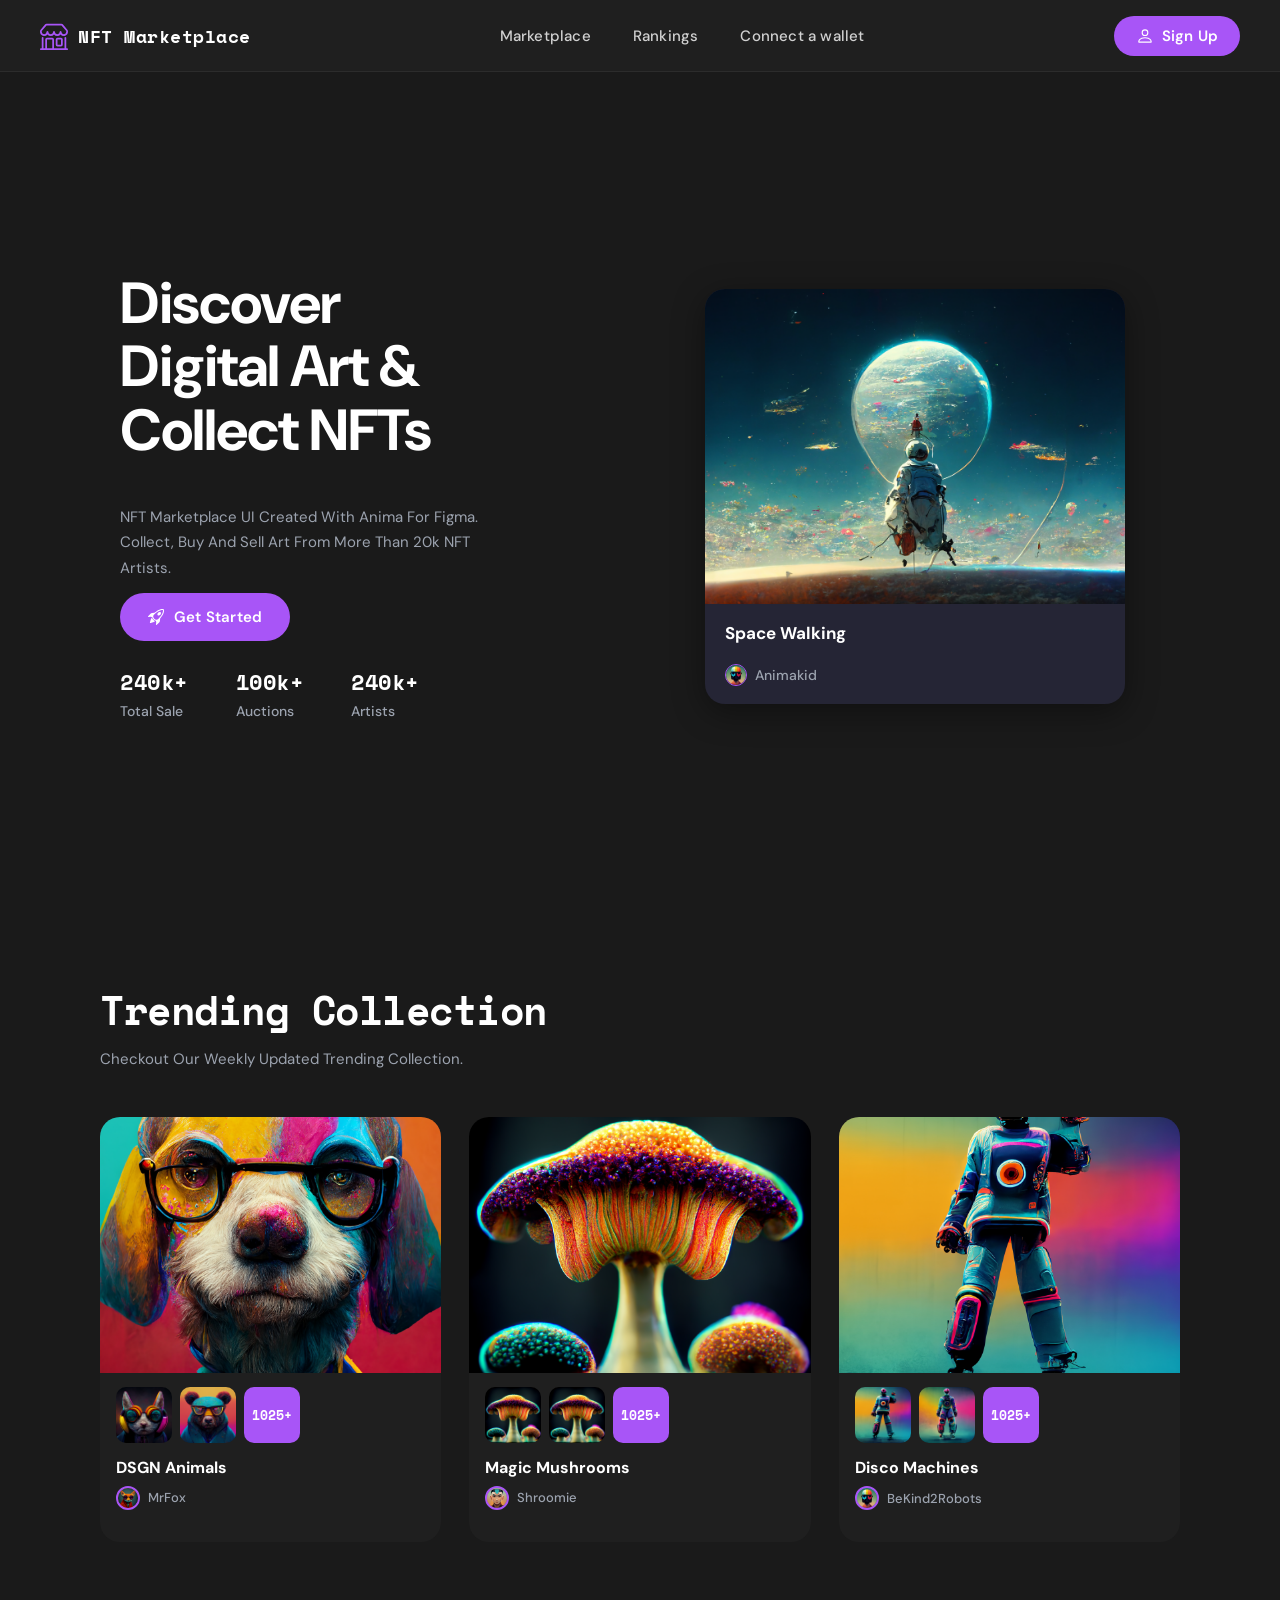
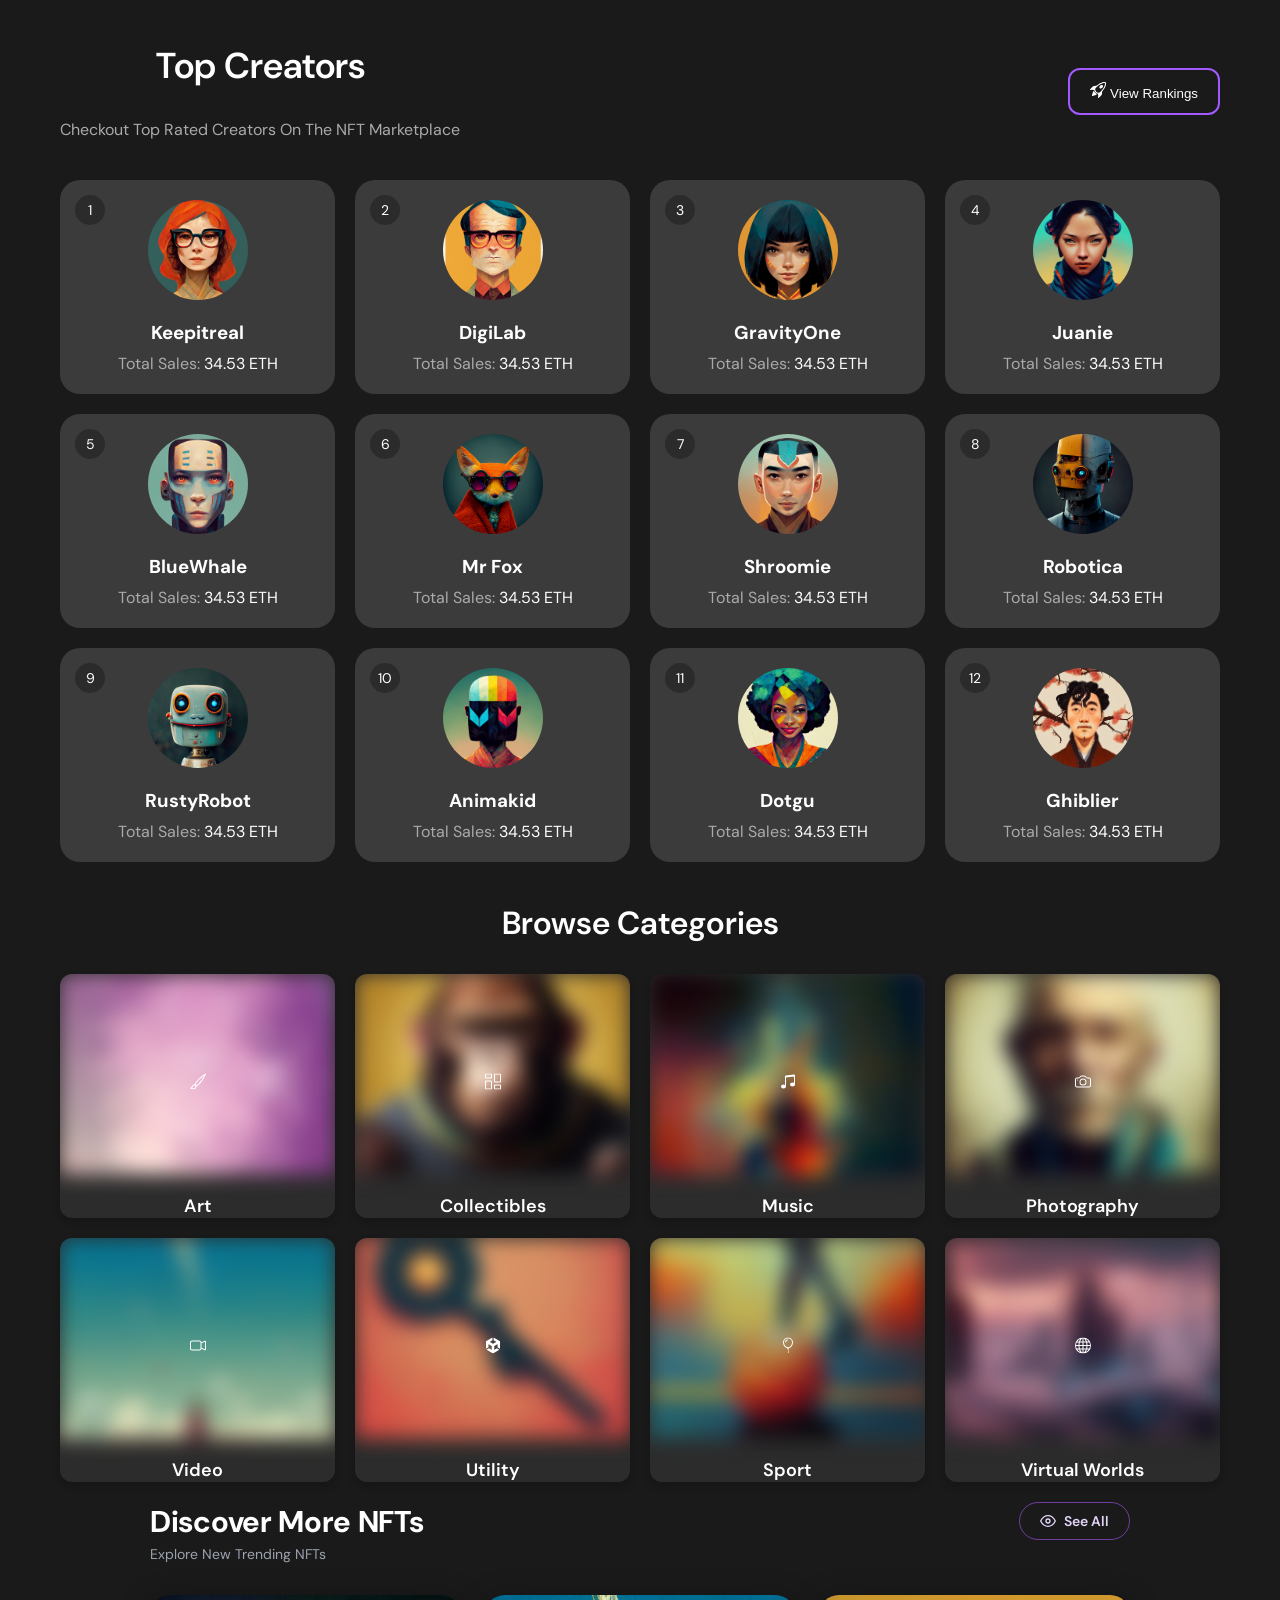
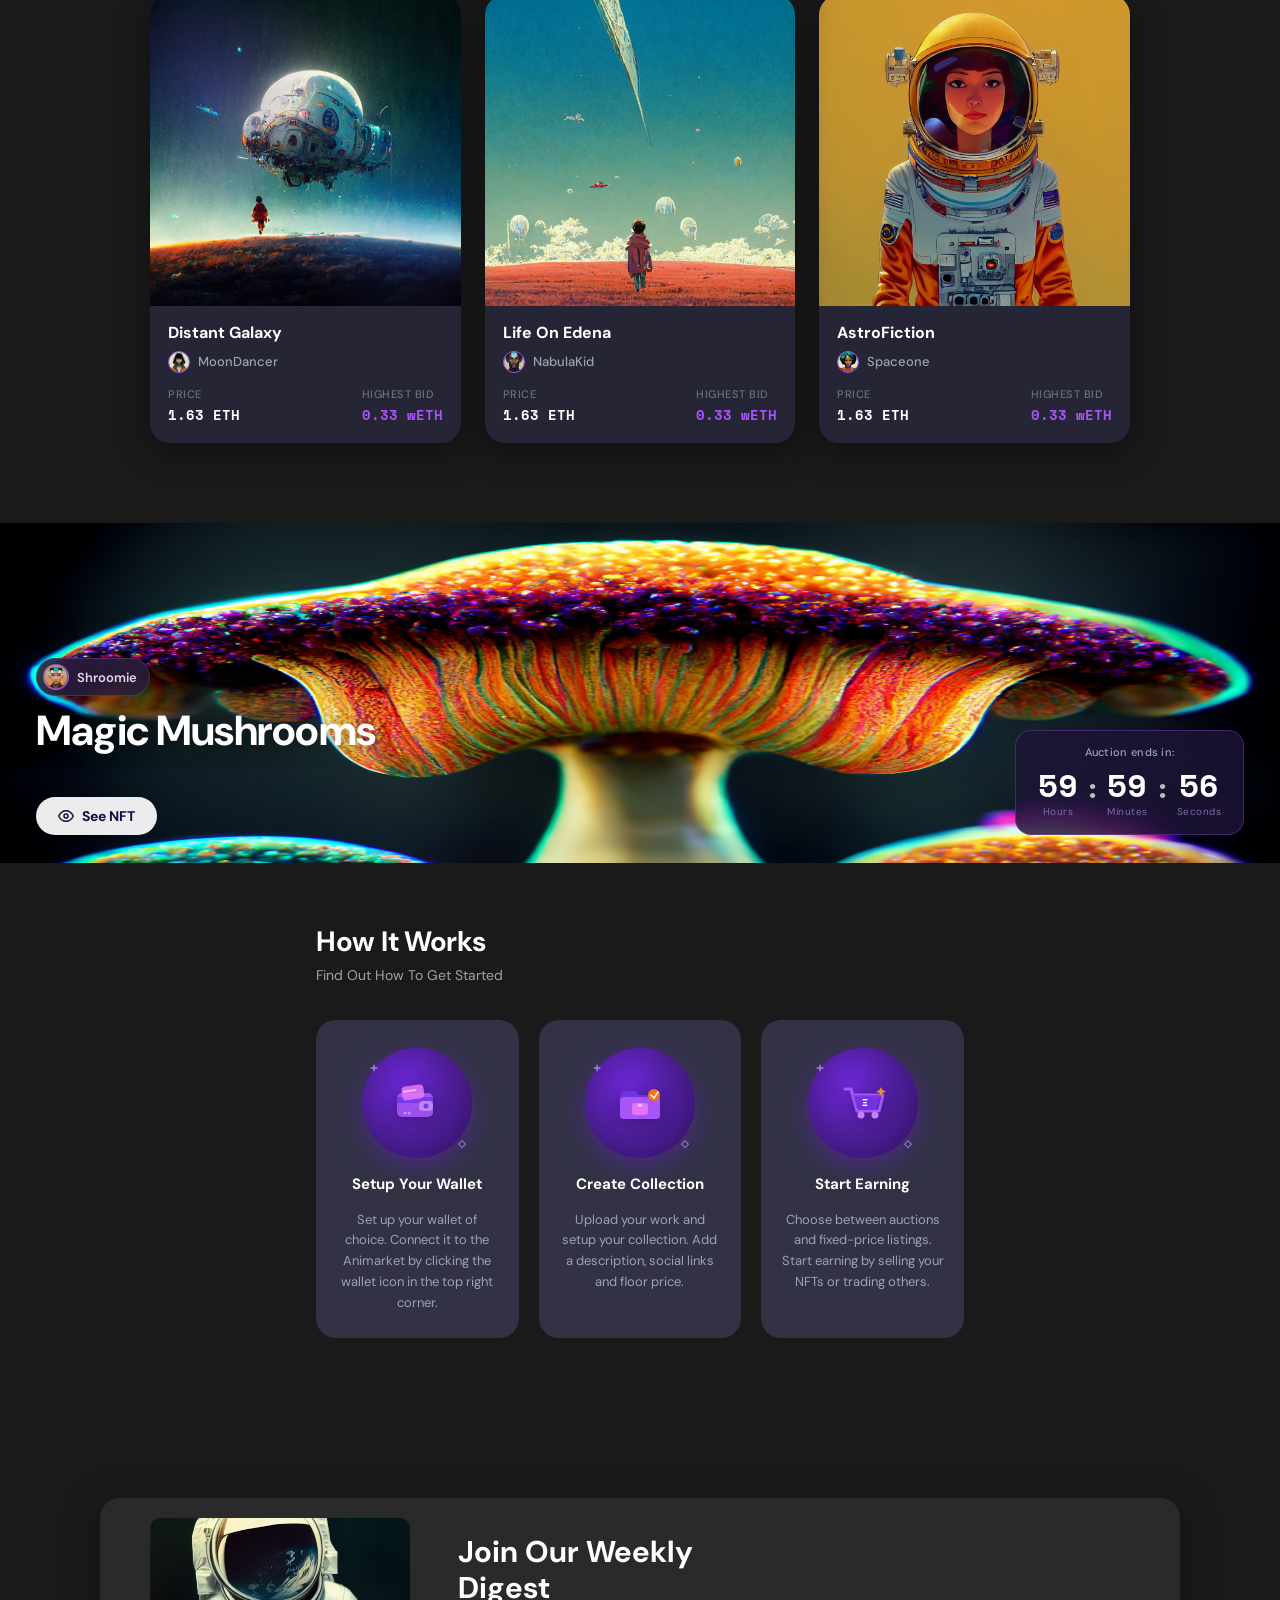
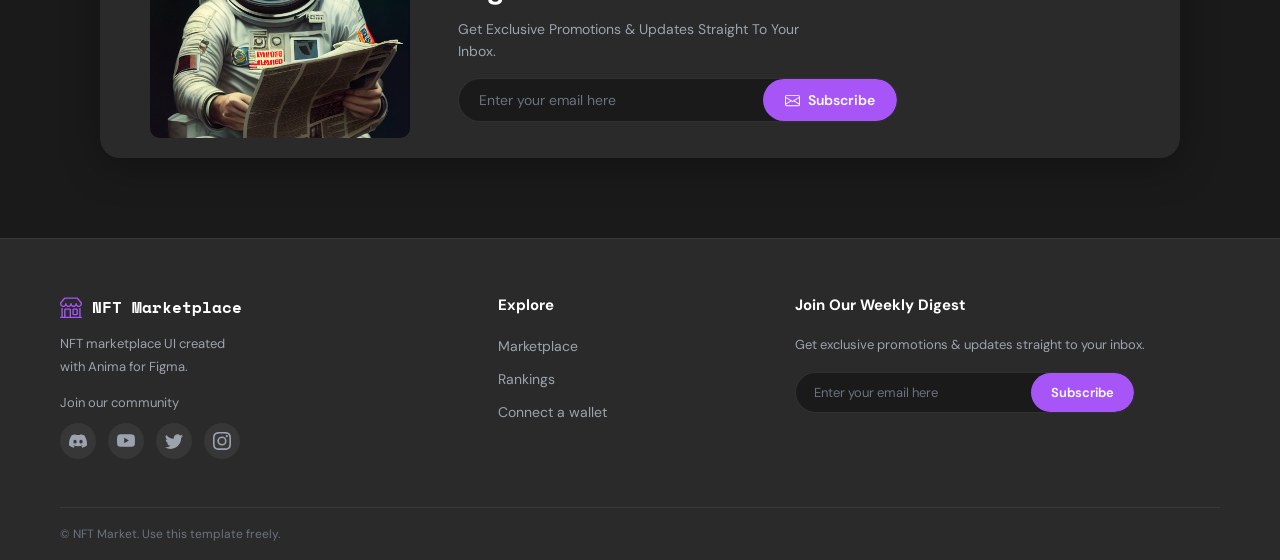
<file: index.html>
<!DOCTYPE html>
<html lang="en">

<head>
  <meta charset="UTF-8">
  <meta name="viewport" content="width=device-width, initial-scale=1.0">
  <title>NFT Marketplace</title>
  <link rel="stylesheet" href="style.css">
</head>

<body>
  <nav id="nav">
    <a href="#" class="nl">
      <svg xmlns="http://www.w3.org/2000/svg" width="28" height="28" fill="#a855f7" viewBox="0 0 16 16">
        <path
          d="M2.97 1.35A1 1 0 0 1 3.73 1h8.54a1 1 0 0 1 .76.35l2.609 3.044A1.5 1.5 0 0 1 16 5.37v.255a2.375 2.375 0 0 1-4.25 1.458A2.371 2.371 0 0 1 9.875 8 2.37 2.37 0 0 1 8 7.083 2.37 2.37 0 0 1 6.125 8a2.37 2.37 0 0 1-1.875-.917A2.375 2.375 0 0 1 0 5.625V5.37a1.5 1.5 0 0 1 .361-.976zm1.78 4.275a1.375 1.375 0 0 0 2.75 0 .5.5 0 0 1 1 0 1.375 1.375 0 0 0 2.75 0 .5.5 0 0 1 1 0 1.375 1.375 0 1 0 2.75 0V5.37a.5.5 0 0 0-.12-.325L12.27 2H3.73L1.12 5.045A.5.5 0 0 0 1 5.37v.255a1.375 1.375 0 0 0 2.75 0 .5.5 0 0 1 1 0M1.5 8.5A.5.5 0 0 1 2 9v6h1v-5a1 1 0 0 1 1-1h3a1 1 0 0 1 1 1v5h6V9a.5.5 0 0 1 1 0v6h.5a.5.5 0 0 1 0 1H.5a.5.5 0 0 1 0-1H1V9a.5.5 0 0 1 .5-.5M4 15h3v-5H4zm5-5a1 1 0 0 1 1-1h2a1 1 0 0 1 1 1v3a1 1 0 0 1-1 1h-2a1 1 0 0 1-1-1zm3 0h-2v3h2z" />
      </svg>
      NFT Marketplace
    </a>

    <ul class="nls">
      <li><a href="marketplace.html">Marketplace</a></li>
      <li><a href="#">Rankings</a></li>
      <li><a href="connect.html">Connect a wallet</a></li>
    </ul>

    <a href="signup.html" class="signup-btn">
      <svg xmlns="http://www.w3.org/2000/svg" width="18" height="18" fill="currentColor" viewBox="0 0 16 16">
        <path
          d="M8 8a3 3 0 1 0 0-6 3 3 0 0 0 0 6m2-3a2 2 0 1 1-4 0 2 2 0 0 1 4 0m4 8c0 1-1 1-1 1H3s-1 0-1-1 1-4 6-4 6 3 6 4m-1-.004c-.001-.246-.154-.986-.832-1.664C11.516 10.68 10.289 10 8 10s-3.516.68-4.168 1.332c-.678.678-.83 1.418-.832 1.664z" />
      </svg>
      Sign Up
    </a>
  </nav>

  <!-- HERO SECTION -->
  <section class="hero">
    <div class="hero-left">
      <h1 class="hero-title">Discover<br>Digital Art &<br>Collect NFTs</h1>
      <p class="hero-desc">NFT Marketplace UI Created With Anima For Figma. Collect, Buy And Sell Art From More Than 20k
        NFT Artists.</p>
      <a href="signup.html" class="get-started-btn">
        <svg xmlns="http://www.w3.org/2000/svg" width="16" height="16" fill="currentColor" class="bi bi-rocket-takeoff"
          viewBox="0 0 16 16">
          <path
            d="M9.752 6.193c.599.6 1.73.437 2.528-.362s.96-1.932.362-2.531c-.599-.6-1.73-.438-2.528.361-.798.8-.96 1.933-.362 2.532" />
          <path
            d="M15.811 3.312c-.363 1.534-1.334 3.626-3.64 6.218l-.24 2.408a2.56 2.56 0 0 1-.732 1.526L8.817 15.85a.51.51 0 0 1-.867-.434l.27-1.899c.04-.28-.013-.593-.131-.956a9 9 0 0 0-.249-.657l-.082-.202c-.815-.197-1.578-.662-2.191-1.277-.614-.615-1.079-1.379-1.275-2.195l-.203-.083a10 10 0 0 0-.655-.248c-.363-.119-.675-.172-.955-.132l-1.896.27A.51.51 0 0 1 .15 7.17l2.382-2.386c.41-.41.947-.67 1.524-.734h.006l2.4-.238C9.005 1.55 11.087.582 12.623.208c.89-.217 1.59-.232 2.08-.188.244.023.435.06.57.093q.1.026.16.045c.184.06.279.13.351.295l.029.073a3.5 3.5 0 0 1 .157.721c.055.485.051 1.178-.159 2.065m-4.828 7.475.04-.04-.107 1.081a1.54 1.54 0 0 1-.44.913l-1.298 1.3.054-.38c.072-.506-.034-.993-.172-1.418a9 9 0 0 0-.164-.45c.738-.065 1.462-.38 2.087-1.006M5.205 5c-.625.626-.94 1.351-1.004 2.09a9 9 0 0 0-.45-.164c-.424-.138-.91-.244-1.416-.172l-.38.054 1.3-1.3c.245-.246.566-.401.91-.44l1.08-.107zm9.406-3.961c-.38-.034-.967-.027-1.746.163-1.558.38-3.917 1.496-6.937 4.521-.62.62-.799 1.34-.687 2.051.107.676.483 1.362 1.048 1.928.564.565 1.25.941 1.924 1.049.71.112 1.429-.067 2.048-.688 3.079-3.083 4.192-5.444 4.556-6.987.183-.771.18-1.345.138-1.713a3 3 0 0 0-.045-.283 3 3 0 0 0-.3-.041Z" />
          <path
            d="M7.009 12.139a7.6 7.6 0 0 1-1.804-1.352A7.6 7.6 0 0 1 3.794 8.86c-1.102.992-1.965 5.054-1.839 5.18.125.126 3.936-.896 5.054-1.902Z" />
        </svg>
        Get Started
      </a>

      <div class="hero-stats">
        <div class="stat">
          <span class="stat-num">240k+</span>
          <span class="stat-label">Total Sale</span>
        </div>
        <div class="stat">
          <span class="stat-num">100k+</span>
          <span class="stat-label">Auctions</span>
        </div>
        <div class="stat">
          <span class="stat-num">240k+</span>
          <span class="stat-label">Artists</span>
        </div>
      </div>
    </div>

    <div class="hero-right">
      <div class="nft-card">
        <div class="nft-card-img">
          <img src="./1.png" alt="Space Walking NFT" />
        </div>
        <div class="nft-card-info">
          <h3 class="nft-card-title">Space Walking</h3>
          <div class="nft-card-author">
            <img src="./avatar10.png" alt="Animakid avatar" class="author-avatar" />
            <span>Animakid</span>
          </div>
        </div>
      </div>
    </div>
  </section>

  <section class="trending">
    <div class="trending-header">
      <h2>Trending Collection</h2>
      <p>Checkout Our Weekly Updated Trending Collection.</p>
    </div>

    <div class="trending-grid">

      <div class="collection-card">
        <div class="card-main-img">
          <img src="./2.png" alt="">
          <div class="img-dsgn" style="width:100%;height:100%;"></div>
        </div>
        <div class="card-bottom">
          <div class="card-thumbs">
            <div class="thumb">
              <div class="img-dsgn2" style="width:100%;height:100%;">
                <img src="./5.png" alt="">
              </div>
            </div>
            <div class="thumb">
              <div class="img-dsgn3" style="width:100%;height:100%;">
                <img src="./6.png" alt="">
              </div>
            </div>
            <div class="thumb-count">1025+</div>
          </div>
          <h3 class="card-title">DSGN Animals</h3>
          <div class="card-author">
            <div class="avatar-placeholder avatar-mrfox"><img class="avatar" src="./avatar6.png" alt=""></div>
            <span>MrFox</span>
          </div>
        </div>
      </div>

      <div class="collection-card">
        <div class="card-main-img">
          <img src="./3.png" alt="">
          <div class="img-mush" style="width:100%;height:100%;"></div>
        </div>
        <div class="card-bottom">
          <div class="card-thumbs">
            <div class="thumb">
              <div class="img-mush2" style="width:100%;height:100%;">
                <img src="./3.png" alt="">
              </div>
            </div>
            <div class="thumb">
              <div class="img-mush3" style="width:100%;height:100%;">
                <img src="./3.png" alt="">
              </div>
            </div>
            <div class="thumb-count">1025+</div>
          </div>
          <h3 class="card-title">Magic Mushrooms</h3>
          <div class="card-author">
            <div class="avatar-placeholder avatar-shroomie"><img class="avatar" src="./avatar7.png" alt=""></div>
            <span>Shroomie</span>

          </div>
        </div>
      </div>

      <div class="collection-card">
        <div class="card-main-img">
          <img src="./4.png" alt="">
          <div class="img-disco" style="width:100%;height:100%;"></div>
        </div>
        <div class="card-bottom">
          <div class="card-thumbs">
            <div class="thumb">
              <div class="img-disco2" style="width:100%;height:100%;">
                <img src="./4.png" alt="">
              </div>
            </div>
            <div class="thumb">
              <div class="img-disco3" style="width:100%;height:100%;">
                <img src="./7.png" alt="">
              </div>
            </div>
            <div class="thumb-count">1025+</div>
          </div>
          <h3 class="card-title">Disco Machines</h3>
          <div class="card-author">
            <div class="avatar-placeholder avatar-bk2r"><img class="avatar" src="./avatar10.png" alt=""></div>
            <span>BeKind2Robots</span>
          </div>
        </div>
      </div>

    </div>
  </section>
  <div class="container">
    <div class="header">
      <div>
        <h1>Top Creators</h1>
        <p>Checkout Top Rated Creators On The NFT Marketplace</p>
      </div>
      <button class="btn"><svg xmlns="http://www.w3.org/2000/svg" width="16" height="16" fill="currentColor"
          class="bi bi-rocket-takeoff" viewBox="0 0 16 16">
          <path
            d="M9.752 6.193c.599.6 1.73.437 2.528-.362s.96-1.932.362-2.531c-.599-.6-1.73-.438-2.528.361-.798.8-.96 1.933-.362 2.532" />
          <path
            d="M15.811 3.312c-.363 1.534-1.334 3.626-3.64 6.218l-.24 2.408a2.56 2.56 0 0 1-.732 1.526L8.817 15.85a.51.51 0 0 1-.867-.434l.27-1.899c.04-.28-.013-.593-.131-.956a9 9 0 0 0-.249-.657l-.082-.202c-.815-.197-1.578-.662-2.191-1.277-.614-.615-1.079-1.379-1.275-2.195l-.203-.083a10 10 0 0 0-.655-.248c-.363-.119-.675-.172-.955-.132l-1.896.27A.51.51 0 0 1 .15 7.17l2.382-2.386c.41-.41.947-.67 1.524-.734h.006l2.4-.238C9.005 1.55 11.087.582 12.623.208c.89-.217 1.59-.232 2.08-.188.244.023.435.06.57.093q.1.026.16.045c.184.06.279.13.351.295l.029.073a3.5 3.5 0 0 1 .157.721c.055.485.051 1.178-.159 2.065m-4.828 7.475.04-.04-.107 1.081a1.54 1.54 0 0 1-.44.913l-1.298 1.3.054-.38c.072-.506-.034-.993-.172-1.418a9 9 0 0 0-.164-.45c.738-.065 1.462-.38 2.087-1.006M5.205 5c-.625.626-.94 1.351-1.004 2.09a9 9 0 0 0-.45-.164c-.424-.138-.91-.244-1.416-.172l-.38.054 1.3-1.3c.245-.246.566-.401.91-.44l1.08-.107zm9.406-3.961c-.38-.034-.967-.027-1.746.163-1.558.38-3.917 1.496-6.937 4.521-.62.62-.799 1.34-.687 2.051.107.676.483 1.362 1.048 1.928.564.565 1.25.941 1.924 1.049.71.112 1.429-.067 2.048-.688 3.079-3.083 4.192-5.444 4.556-6.987.183-.771.18-1.345.138-1.713a3 3 0 0 0-.045-.283 3 3 0 0 0-.3-.041Z" />
          <path
            d="M7.009 12.139a7.6 7.6 0 0 1-1.804-1.352A7.6 7.6 0 0 1 3.794 8.86c-1.102.992-1.965 5.054-1.839 5.18.125.126 3.936-.896 5.054-1.902Z" />
        </svg> View Rankings</button>
    </div>

    <div class="grid">

      <!-- Card -->
      <a href="profile.html">
        <div class="card">
          <span class="rank">1</span>
          <img src="./avatar1.png" alt="Keepitreal avatar">
          <h3>Keepitreal</h3>
          <p>Total Sales: <span>34.53 ETH</span></p>
        </div>
      </a>
      <a href="profile.html">
        <div class="card">
          <span class="rank">2</span>
          <img src="./avatar2.png" alt="DigiLab avatar">
          <h3>DigiLab</h3>
          <p>Total Sales: <span>34.53 ETH</span></p>
        </div>
      </a>
      <a href="profile.html">
        <div class="card">
          <span class="rank">3</span>
          <img src="./avatar3.png" alt="GravityOne avatar">
          <h3>GravityOne</h3>
          <p>Total Sales: <span>34.53 ETH</span></p>
        </div>
      </a>
      <a href="profile.html">
        <div class="card">
          <span class="rank">4</span>
          <img src="./avatar4.png" alt="Juanie avatar">
          <h3>Juanie</h3>
          <p>Total Sales: <span>34.53 ETH</span></p>
        </div>
      </a>
      <a href="profile.html">
        <div class="card">
          <span class="rank">5</span>
          <img src="./avatar5.png" alt="BlueWhale avatar">
          <h3>BlueWhale</h3>
          <p>Total Sales: <span>34.53 ETH</span></p>
        </div>
      </a>
      <a href="profile.html">
        <div class="card">
          <span class="rank">6</span>
          <img src="./avatar6.png" alt="Mr Fox avatar">
          <h3>Mr Fox</h3>
          <p>Total Sales: <span>34.53 ETH</span></p>
        </div>
      </a>
      <a href="profile.html">
        <div class="card">
          <span class="rank">7</span>
          <img src="./avatar7.png" alt="Shroomie avatar">
          <h3>Shroomie</h3>
          <p>Total Sales: <span>34.53 ETH</span></p>
        </div>
      </a>
      <a href="profile.html">
        <div class="card">
          <span class="rank">8</span>
          <img src="./avatar8.png" alt="Robotica avatar">
          <h3>Robotica</h3>
          <p>Total Sales: <span>34.53 ETH</span></p>
        </div>
      </a>
      <a href="profile.html">
      <div class="card">
        <span class="rank">9</span>
        <img src="./avatar9.png" alt="RustyRobot avatar">
        <h3>RustyRobot</h3>
        <p>Total Sales: <span>34.53 ETH</span></p>
      </div>
</a>
<a href="profile.html">
      <div class="card">
        <span class="rank">10</span>
        <img src="./avatar10.png" alt="Animakid avatar">
        <h3>Animakid</h3>
        <p>Total Sales: <span>34.53 ETH</span></p>
      </div>
</a>
<a href="profile.html">
      <div class="card">
        <span class="rank">11</span>
        <img src="./avatar11.png" alt="Dotgu avatar">
        <h3>Dotgu</h3>
        <p>Total Sales: <span>34.53 ETH</span></p>
      </div>
</a>
<a href="profile.html">
      <div class="card">
        <span class="rank">12</span>
        <img src="./avatar12.png" alt="Ghiblier avatar">
        <h3>Ghiblier</h3>
        <p>Total Sales: <span>34.53 ETH</span></p>
      </div>
    </div>
  </div>
</a>
  
  <!-- BROWSE CATEGORIES SECTION -->
  <div class="container">
    <h1>Browse Categories</h1>
    <div class="categories">
      <div class="category">
        <div class="icon">
          <img src="./11.jpg" alt="Art" class="category-img">
          <i class="fas fa-paint-brush"><svg xmlns="http://www.w3.org/2000/svg" width="16" height="16"
              fill="currentColor" class="bi bi-brush" viewBox="0 0 16 16">
              <path
                d="M15.825.12a.5.5 0 0 1 .132.584c-1.53 3.43-4.743 8.17-7.095 10.64a6.1 6.1 0 0 1-2.373 1.534c-.018.227-.06.538-.16.868-.201.659-.667 1.479-1.708 1.74a8.1 8.1 0 0 1-3.078.132 4 4 0 0 1-.562-.135 1.4 1.4 0 0 1-.466-.247.7.7 0 0 1-.204-.288.62.62 0 0 1 .004-.443c.095-.245.316-.38.461-.452.394-.197.625-.453.867-.826.095-.144.184-.297.287-.472l.117-.198c.151-.255.326-.54.546-.848.528-.739 1.201-.925 1.746-.896q.19.012.348.048c.062-.172.142-.38.238-.608.261-.619.658-1.419 1.187-2.069 2.176-2.67 6.18-6.206 9.117-8.104a.5.5 0 0 1 .596.04M4.705 11.912a1.2 1.2 0 0 0-.419-.1c-.246-.013-.573.05-.879.479-.197.275-.355.532-.5.777l-.105.177c-.106.181-.213.362-.32.528a3.4 3.4 0 0 1-.76.861c.69.112 1.736.111 2.657-.12.559-.139.843-.569.993-1.06a3 3 0 0 0 .126-.75zm1.44.026c.12-.04.277-.1.458-.183a5.1 5.1 0 0 0 1.535-1.1c1.9-1.996 4.412-5.57 6.052-8.631-2.59 1.927-5.566 4.66-7.302 6.792-.442.543-.795 1.243-1.042 1.826-.121.288-.214.54-.275.72v.001l.575.575zm-4.973 3.04.007-.005zm3.582-3.043.002.001h-.002z" />
            </svg></i>
        </div>
        <p>Art</p>
      </div>
      <div class="category">
        <div class="icon">
          <img src="./02.png" alt="Collectibles" class="category-img">
          <i class="fas fa-cogs"><svg xmlns="http://www.w3.org/2000/svg" width="16" height="16" fill="currentColor"
              class="bi bi-columns-gap" viewBox="0 0 16 16">
              <path
                d="M6 1v3H1V1zM1 0a1 1 0 0 0-1 1v3a1 1 0 0 0 1 1h5a1 1 0 0 0 1-1V1a1 1 0 0 0-1-1zm14 12v3h-5v-3zm-5-1a1 1 0 0 0-1 1v3a1 1 0 0 0 1 1h5a1 1 0 0 0 1-1v-3a1 1 0 0 0-1-1zM6 8v7H1V8zM1 7a1 1 0 0 0-1 1v7a1 1 0 0 0 1 1h5a1 1 0 0 0 1-1V8a1 1 0 0 0-1-1zm14-6v7h-5V1zm-5-1a1 1 0 0 0-1 1v7a1 1 0 0 0 1 1h5a1 1 0 0 0 1-1V1a1 1 0 0 0-1-1z" />
            </svg></i>
        </div>
        <p>Collectibles</p>
      </div>
      <div class="category">
        <div class="icon">
          <img src="./03.png" alt="Music" class="category-img">
          <i class="fas fa-music"><svg xmlns="http://www.w3.org/2000/svg" width="16" height="16" fill="currentColor"
              class="bi bi-music-note-beamed" viewBox="0 0 16 16">
              <path
                d="M6 13c0 1.105-1.12 2-2.5 2S1 14.105 1 13s1.12-2 2.5-2 2.5.896 2.5 2m9-2c0 1.105-1.12 2-2.5 2s-2.5-.895-2.5-2 1.12-2 2.5-2 2.5.895 2.5 2" />
              <path fill-rule="evenodd" d="M14 11V2h1v9zM6 3v10H5V3z" />
              <path d="M5 2.905a1 1 0 0 1 .9-.995l8-.8a1 1 0 0 1 1.1.995V3L5 4z" />
            </svg></i>
        </div>
        <p>Music</p>
      </div>
      <div class="category">
        <div class="icon">
          <img src="./04.png" alt="Photography" class="category-img">
          <i class="fas fa-camera"><svg xmlns="http://www.w3.org/2000/svg" width="16" height="16" fill="currentColor"
              class="bi bi-camera" viewBox="0 0 16 16">
              <path
                d="M15 12a1 1 0 0 1-1 1H2a1 1 0 0 1-1-1V6a1 1 0 0 1 1-1h1.172a3 3 0 0 0 2.12-.879l.83-.828A1 1 0 0 1 6.827 3h2.344a1 1 0 0 1 .707.293l.828.828A3 3 0 0 0 12.828 5H14a1 1 0 0 1 1 1zM2 4a2 2 0 0 0-2 2v6a2 2 0 0 0 2 2h12a2 2 0 0 0 2-2V6a2 2 0 0 0-2-2h-1.172a2 2 0 0 1-1.414-.586l-.828-.828A2 2 0 0 0 9.172 2H6.828a2 2 0 0 0-1.414.586l-.828.828A2 2 0 0 1 3.172 4z" />
              <path
                d="M8 11a2.5 2.5 0 1 1 0-5 2.5 2.5 0 0 1 0 5m0 1a3.5 3.5 0 1 0 0-7 3.5 3.5 0 0 0 0 7M3 6.5a.5.5 0 1 1-1 0 .5.5 0 0 1 1 0" />
            </svg></i>
        </div>
        <p>Photography</p>
      </div>
      <div class="category">
        <div class="icon">
          <img src="./05.png" alt="Video" class="category-img">
          <i class="fas fa-video"><svg xmlns="http://www.w3.org/2000/svg" width="16" height="16" fill="currentColor"
              class="bi bi-camera-video" viewBox="0 0 16 16">
              <path fill-rule="evenodd"
                d="M0 5a2 2 0 0 1 2-2h7.5a2 2 0 0 1 1.983 1.738l3.11-1.382A1 1 0 0 1 16 4.269v7.462a1 1 0 0 1-1.406.913l-3.111-1.382A2 2 0 0 1 9.5 13H2a2 2 0 0 1-2-2zm11.5 5.175 3.5 1.556V4.269l-3.5 1.556zM2 4a1 1 0 0 0-1 1v6a1 1 0 0 0 1 1h7.5a1 1 0 0 0 1-1V5a1 1 0 0 0-1-1z" />
            </svg></i>
        </div>
        <p>Video</p>
      </div>
      <div class="category">
        <div class="icon">
          <img src="./06.png" alt="Utility" class="category-img">
          <i class="fas fa-toolbox"><svg xmlns="http://www.w3.org/2000/svg" width="16" height="16" fill="currentColor"
              class="bi bi-unity" viewBox="0 0 16 16">
              <path
                d="M15 11.2V3.733L8.61 0v2.867l2.503 1.466c.099.067.099.2 0 .234L8.148 6.3c-.099.067-.197.033-.263 0L4.92 4.567c-.099-.034-.099-.2 0-.234l2.504-1.466V0L1 3.733V11.2v-.033.033l2.438-1.433V6.833c0-.1.131-.166.197-.133L6.6 8.433c.099.067.132.134.132.234v3.466c0 .1-.132.167-.198.134L4.031 10.8l-2.438 1.433L7.983 16l6.391-3.733-2.438-1.434L9.434 12.3c-.099.067-.198 0-.198-.133V8.7c0-.1.066-.2.132-.233l2.965-1.734c.099-.066.197 0 .197.134V9.8z" />
            </svg></i>
        </div>
        <p>Utility</p>
      </div>
      <div class="category">
        <div class="icon">
          <img src="./07.png" alt="Sport" class="category-img">
          <i class="fas fa-basketball-ball"><svg xmlns="http://www.w3.org/2000/svg" width="16" height="16"
              fill="currentColor" class="bi bi-balloon" viewBox="0 0 16 16">
              <path fill-rule="evenodd"
                d="M8 9.984C10.403 9.506 12 7.48 12 5a4 4 0 0 0-8 0c0 2.48 1.597 4.506 4 4.984M13 5c0 2.837-1.789 5.227-4.52 5.901l.244.487a.25.25 0 1 1-.448.224l-.008-.017c.008.11.02.202.037.29.054.27.161.488.419 1.003.288.578.235 1.15.076 1.629-.157.469-.422.867-.588 1.115l-.004.007a.25.25 0 1 1-.416-.278c.168-.252.4-.6.533-1.003.133-.396.163-.824-.049-1.246l-.013-.028c-.24-.48-.38-.758-.448-1.102a3 3 0 0 1-.052-.45l-.04.08a.25.25 0 1 1-.447-.224l.244-.487C4.789 10.227 3 7.837 3 5a5 5 0 0 1 10 0m-6.938-.495a2 2 0 0 1 1.443-1.443C7.773 2.994 8 2.776 8 2.5s-.226-.504-.498-.459a3 3 0 0 0-2.46 2.461c-.046.272.182.498.458.498s.494-.227.562-.495" />
            </svg></i>
        </div>
        <p>Sport</p>
      </div>
      <div class="category">
        <div class="icon">
          <img src="./08.png" alt="Virtual Worlds" class="category-img">
          <i class="fas fa-globe"><svg xmlns="http://www.w3.org/2000/svg" width="16" height="16" fill="currentColor"
              class="bi bi-globe" viewBox="0 0 16 16">
              <path
                d="M0 8a8 8 0 1 1 16 0A8 8 0 0 1 0 8m7.5-6.923c-.67.204-1.335.82-1.887 1.855A8 8 0 0 0 5.145 4H7.5zM4.09 4a9.3 9.3 0 0 1 .64-1.539 7 7 0 0 1 .597-.933A7.03 7.03 0 0 0 2.255 4zm-.582 3.5c.03-.877.138-1.718.312-2.5H1.674a7 7 0 0 0-.656 2.5zM4.847 5a12.5 12.5 0 0 0-.338 2.5H7.5V5zM8.5 5v2.5h2.99a12.5 12.5 0 0 0-.337-2.5zM4.51 8.5a12.5 12.5 0 0 0 .337 2.5H7.5V8.5zm3.99 0V11h2.653c.187-.765.306-1.608.338-2.5zM5.145 12q.208.58.468 1.068c.552 1.035 1.218 1.65 1.887 1.855V12zm.182 2.472a7 7 0 0 1-.597-.933A9.3 9.3 0 0 1 4.09 12H2.255a7 7 0 0 0 3.072 2.472M3.82 11a13.7 13.7 0 0 1-.312-2.5h-2.49c.062.89.291 1.733.656 2.5zm6.853 3.472A7 7 0 0 0 13.745 12H11.91a9.3 9.3 0 0 1-.64 1.539 7 7 0 0 1-.597.933M8.5 12v2.923c.67-.204 1.335-.82 1.887-1.855q.26-.487.468-1.068zm3.68-1h2.146c.365-.767.594-1.61.656-2.5h-2.49a13.7 13.7 0 0 1-.312 2.5m2.802-3.5a7 7 0 0 0-.656-2.5H12.18c.174.782.282 1.623.312 2.5zM11.27 2.461c.247.464.462.98.64 1.539h1.835a7 7 0 0 0-3.072-2.472c.218.284.418.598.597.933M10.855 4a8 8 0 0 0-.468-1.068C9.835 1.897 9.17 1.282 8.5 1.077V4z" />
            </svg></i>
        </div>
        <p>Virtual Worlds</p>
      </div>
    </div>
  </div>


  <section class="discover">

    <!-- Header -->
    <div class="discover-header">
      <div class="discover-header-text">
        <h2>Discover More NFTs</h2>
        <p>Explore New Trending NFTs</p>
      </div>
      <button class="see-all-btn">
        <!-- eye icon -->
        <svg xmlns="http://www.w3.org/2000/svg" width="16" height="16" fill="none" viewBox="0 0 24 24"
          stroke="currentColor" stroke-width="2" stroke-linecap="round" stroke-linejoin="round">
          <path d="M1 12s4-8 11-8 11 8 11 8-4 8-11 8-11-8-11-8z" />
          <circle cx="12" cy="12" r="3" />
        </svg>
        See All
      </button>
    </div>

    <!-- NFT Grid -->
    <div class="nft-grid">

      <!-- Card 1: Distant Galaxy -->
      <div class="nft-card">
        <div class="card-img-wrap">
          <div class="card-img-placeholder img-galaxy"><img src="./d1.png"></div>
        </div>
        <div class="card-info">
          <h3 class="card-title">Distant Galaxy</h3>
          <div class="card-author">
            <div class="author-avatar"><img src="./avatar13.png" alt=""></div>
            <span class="author-name">MoonDancer</span>
          </div>
          <div class="card-price-row">
            <div class="price-block">
              <span class="price-label">Price</span>
              <span class="price-value">1.63 ETH</span>
            </div>
            <div class="price-block highest-bid">
              <span class="price-label">Highest Bid</span>
              <span class="price-value">0.33 wETH</span>
            </div>
          </div>
        </div>
      </div>

      <!-- Card 2: Life On Edena -->
      <div class="nft-card">
        <div class="card-img-wrap">
          <div class="card-img-placeholder img-edena"><img src="./05.png" alt=""></div>
        </div>
        <div class="card-info">
          <h3 class="card-title">Life On Edena</h3>
          <div class="card-author">
            <div class="author-avatar"><img src="./avatar14.png" alt=""></div>
            <span class="author-name">NabulaKid</span>
          </div>
          <div class="card-price-row">
            <div class="price-block">
              <span class="price-label">Price</span>
              <span class="price-value">1.63 ETH</span>
            </div>
            <div class="price-block highest-bid">
              <span class="price-label">Highest Bid</span>
              <span class="price-value">0.33 wETH</span>
            </div>
          </div>
        </div>
      </div>

      <!-- Card 3: AstroFiction -->
      <div class="nft-card">
        <div class="card-img-wrap">
          <div class="card-img-placeholder img-astro"><img src="./d3.png" alt=""></div>
        </div>
        <div class="card-info">
          <h3 class="card-title">AstroFiction</h3>
          <div class="card-author">
            <div class="author-avatar"><img src="./avatar11.png" alt=""></div>
            <span class="author-name">Spaceone</span>
          </div>
          <div class="card-price-row">
            <div class="price-block">
              <span class="price-label">Price</span>
              <span class="price-value">1.63 ETH</span>
            </div>
            <div class="price-block highest-bid">
              <span class="price-label">Highest Bid</span>
              <span class="price-value">0.33 wETH</span>
            </div>
          </div>
        </div>
      </div>

    </div>
  </section>
  <!-- ═══ HERO BANNER ═══ -->
  <div class="hero-banner">
    <!-- Background with mushroom illustration -->
    <div class="hero-bg">
      <!-- Mushroom SVG illustration -->
      <svg class="mushroom-svg" viewBox="0 0 360 280" xmlns="http://www.w3.org/2000/svg">
        <defs>
          <radialGradient id="capGrad" cx="50%" cy="40%" r="55%">
            <stop offset="0%" stop-color="#ff9060" />
            <stop offset="35%" stop-color="#d45030" />
            <stop offset="70%" stop-color="#7a2060" />
            <stop offset="100%" stop-color="#3a0858" />
          </radialGradient>
          <radialGradient id="glowGrad" cx="50%" cy="50%" r="50%">
            <stop offset="0%" stop-color="#c060ff" stop-opacity="0.5" />
            <stop offset="100%" stop-color="#6600cc" stop-opacity="0" />
          </radialGradient>
          <radialGradient id="stemGrad" cx="50%" cy="50%" r="50%">
            <stop offset="0%" stop-color="#d8b0ff" />
            <stop offset="100%" stop-color="#7030b0" />
          </radialGradient>
          <filter id="glow">
            <feGaussianBlur stdDeviation="4" result="coloredBlur" />
            <feMerge>
              <feMergeNode in="coloredBlur" />
              <feMergeNode in="SourceGraphic" />
            </feMerge>
          </filter>
        </defs>



        <!-- Cap ribs -->
        <g stroke="rgba(255,200,150,0.2)" stroke-width="1.5" fill="none">
          <path d="M100,145 Q120,80 180,60" />
          <path d="M130,155 Q150,85 180,60" />
          <path d="M160,160 Q168,88 180,60" />
          <path d="M200,160 Q192,88 180,60" />
          <path d="M230,155 Q210,85 180,60" />
          <path d="M260,145 Q240,80 180,60" />
        </g>

        <!-- Cap edge bumps -->
        <path
          d="M25,110 Q40,155 70,150 Q100,165 130,155 Q155,168 180,160 Q205,168 230,155 Q260,165 290,150 Q320,155 335,110"
          fill="rgba(80,20,120,0.6)" stroke="rgba(180,100,255,0.3)" stroke-width="1" />

        <!-- Glowing dots on cap -->
        <circle cx="120" cy="90" r="5" fill="#ff80c0" opacity="0.8" filter="url(#glow)" />
        <circle cx="160" cy="72" r="4" fill="#c080ff" opacity="0.8" filter="url(#glow)" />
        <circle cx="200" cy="75" r="6" fill="#ff9060" opacity="0.7" filter="url(#glow)" />
        <circle cx="240" cy="95" r="4" fill="#ff80c0" opacity="0.8" filter="url(#glow)" />
        <circle cx="145" cy="110" r="3" fill="#ffffa0" opacity="0.6" />
        <circle cx="215" cy="108" r="3" fill="#ffffa0" opacity="0.6" />

        <!-- Stem -->
        <path d="M148,155 Q140,200 138,270 L222,270 Q220,200 212,155 Z" fill="url(#stemGrad)" opacity="0.85" />

        <!-- Stem highlight -->
        <path d="M158,158 Q152,200 151,268 Q158,255 162,200 Q163,175 165,158 Z" fill="rgba(255,255,255,0.2)" />

        <!-- Bottom glow -->
        <ellipse cx="180" cy="265" rx="55" ry="8" fill="rgba(140,60,220,0.4)" filter="url(#glow)" />
      </svg>
    </div>

    <div class="hero-overlay"><img class="mush" src="./3.png" alt=""></div>

    <div class="hero-content">
      <div class="hero-left">
        <!-- Author badge -->
        <div class="author-badge">
          <div class="badge-avatar"><img class="ll" src="./avatar7.png" alt=""></div>
          <span>Shroomie</span>
        </div>

        <h1 class="hero-title1">Magic Mushrooms</h1>

        <button class="see-nft-btn">
          <!-- eye icon -->
          <svg xmlns="http://www.w3.org/2000/svg" width="16" height="16" fill="none" viewBox="0 0 24 24"
            stroke="currentColor" stroke-width="2.2" stroke-linecap="round" stroke-linejoin="round">
            <path d="M1 12s4-8 11-8 11 8 11 8-4 8-11 8-11-8-11-8z" />
            <circle cx="12" cy="12" r="3" />
          </svg>
          See NFT
        </button>
      </div>

      <!-- Countdown timer -->
      <div class="countdown-box">
        <p class="countdown-label">Auction ends in:</p>
        <div class="countdown-digits">
          <div class="digit-group">
            <span class="digit-num" id="hours">59</span>
            <span class="digit-text">Hours</span>
          </div>
          <span class="colon">:</span>
          <div class="digit-group">
            <span class="digit-num" id="minutes">59</span>
            <span class="digit-text">Minutes</span>
          </div>
          <span class="colon">:</span>
          <div class="digit-group">
            <span class="digit-num" id="seconds">59</span>
            <span class="digit-text">Seconds</span>
          </div>
        </div>
      </div>
    </div>
  </div>

  <!-- ═══ HOW IT WORKS ═══ -->
  <section class="how-it-works">
    <h2 class="hiw-title">How It Works</h2>
    <p class="hiw-subtitle">Find Out How To Get Started</p>

    <div class="steps-grid">

      <!-- Step 1: Setup Your Wallet -->
      <div class="step-card">
        <div class="step-icon">
          <svg viewBox="0 0 56 56" fill="none" xmlns="http://www.w3.org/2000/svg">
            <!-- Wallet body -->
            <rect x="8" y="18" width="36" height="24" rx="5" fill="#a855f7" opacity="0.9" />
            <rect x="8" y="22" width="36" height="6" fill="#7c3aed" />
            <!-- Wallet flap -->
            <rect x="30" y="26" width="14" height="10" rx="4" fill="#c084fc" />
            <circle cx="37" cy="31" r="2.5" fill="#7c3aed" />
            <!-- Card sticking out -->
            <rect x="12" y="12" width="22" height="14" rx="4" fill="#e879f9" opacity="0.85"
              transform="rotate(-8 12 12)" />
            <rect x="13" y="16" width="14" height="2" rx="1" fill="rgba(255,255,255,0.5)"
              transform="rotate(-8 12 12)" />
            <!-- Decorative dots -->
            <circle cx="16" cy="38" r="1.5" fill="rgba(255,255,255,0.4)" />
            <circle cx="20" cy="38" r="1.5" fill="rgba(255,255,255,0.4)" />
          </svg>
        </div>
        <h3 class="step-name">Setup Your Wallet</h3>
        <p class="step-desc">Set up your wallet of choice. Connect it to the Animarket by clicking the wallet icon in
          the top right corner.</p>
      </div>

      <!-- Step 2: Create Collection -->
      <div class="step-card">
        <div class="step-icon">
          <svg viewBox="0 0 56 56" fill="none" xmlns="http://www.w3.org/2000/svg">
            <!-- Folder back -->
            <path d="M8 22 Q8 16 14 16 L24 16 L27 20 L44 20 Q48 20 48 24 L48 40 Q48 44 44 44 L12 44 Q8 44 8 40 Z"
              fill="#7c3aed" opacity="0.7" />
            <!-- Folder front -->
            <path d="M8 26 Q8 22 12 22 L44 22 Q48 22 48 26 L48 40 Q48 44 44 44 L12 44 Q8 44 8 40 Z" fill="#a855f7" />
            <!-- Star/image icon on folder -->
            <rect x="20" y="28" width="16" height="12" rx="3" fill="#e879f9" opacity="0.9" />
            <path d="M26 36 L28 32 L30 36 L34 34 L31 37 L33 41 L28 38 L23 41 L25 37 L22 34 Z" fill="white" opacity="0.7"
              transform="scale(0.5) translate(28,24)" />
            <!-- notification dot -->
            <circle cx="42" cy="20" r="6" fill="#f97316" />
            <path d="M39 20 L42 23 L46 17" stroke="white" stroke-width="1.5" stroke-linecap="round"
              stroke-linejoin="round" />
          </svg>
        </div>
        <h3 class="step-name">Create Collection</h3>
        <p class="step-desc">Upload your work and setup your collection. Add a description, social links and floor
          price.</p>
      </div>

      <!-- Step 3: Start Earning -->
      <div class="step-card">
        <div class="step-icon">
          <svg viewBox="0 0 56 56" fill="none" xmlns="http://www.w3.org/2000/svg">
            <!-- Shopping cart body -->
            <path d="M10 14 L16 14 L22 36 L44 36 L48 20 L18 20" stroke="#a855f7" stroke-width="3" stroke-linecap="round"
              stroke-linejoin="round" fill="none" />
            <!-- Cart body fill -->
            <path d="M18 20 L46 20 L42 34 L22 34 Z" fill="#7c3aed" opacity="0.8" />
            <!-- Wheels -->
            <circle cx="26" cy="40" r="3.5" fill="#c084fc" />
            <circle cx="40" cy="40" r="3.5" fill="#c084fc" />
            <!-- Dollar/ETH symbol -->
            <text x="30" y="31" font-family="monospace" font-size="10" font-weight="bold" fill="white"
              text-anchor="middle">Ξ</text>
            <!-- Sparkle -->
            <path d="M46 12 L47.5 15 L51 16.5 L47.5 18 L46 21 L44.5 18 L41 16.5 L44.5 15 Z" fill="#f59e0b"
              opacity="0.9" />
          </svg>
        </div>
        <h3 class="step-name">Start Earning</h3>
        <p class="step-desc">Choose between auctions and fixed-price listings. Start earning by selling your NFTs or
          trading others.</p>
      </div>

    </div>
  </section>

  <!-- ═══ NEWSLETTER BANNER ═══ -->
  <section class="newsletter-banner">
    <div class="newsletter-inner">
      <div class="newsletter-img-wrap">
        <img src="./cosmosman.png" alt="Astronaut reading newspaper" class="newsletter-astronaut" />
      </div>
      <div class="newsletter-content">
        <h2 class="newsletter-title">Join Our Weekly<br>Digest</h2>
        <p class="newsletter-desc">Get Exclusive Promotions &amp; Updates Straight To Your Inbox.</p>
        <div class="newsletter-form">
          <input type="email" class="newsletter-input" placeholder="Enter your email here" />
          <button class="newsletter-btn">
            <svg xmlns="http://www.w3.org/2000/svg" width="15" height="15" fill="currentColor" viewBox="0 0 16 16">
              <path
                d="M0 4a2 2 0 0 1 2-2h12a2 2 0 0 1 2 2v8a2 2 0 0 1-2 2H2a2 2 0 0 1-2-2zm2-1a1 1 0 0 0-1 1v.217l7 4.2 7-4.2V4a1 1 0 0 0-1-1zm13 2.383-4.708 2.825L15 11.105zm-.034 6.876-5.64-3.471L8 9.583l-1.326-.795-5.64 3.47A1 1 0 0 0 2 13h12a1 1 0 0 0 .966-.741M1 11.105l4.708-2.897L1 5.383z" />
            </svg>
            Subscribe
          </button>
        </div>
      </div>
    </div>
  </section>

  <!-- ═══ FOOTER ═══ -->
  <footer class="site-footer">
    <div class="footer-inner">

      <!-- Brand column -->
      <div class="footer-col footer-brand">
        <a href="#" class="footer-logo">
          <svg xmlns="http://www.w3.org/2000/svg" width="22" height="22" fill="#a855f7" viewBox="0 0 16 16">
            <path
              d="M2.97 1.35A1 1 0 0 1 3.73 1h8.54a1 1 0 0 1 .76.35l2.609 3.044A1.5 1.5 0 0 1 16 5.37v.255a2.375 2.375 0 0 1-4.25 1.458A2.371 2.371 0 0 1 9.875 8 2.37 2.37 0 0 1 8 7.083 2.37 2.37 0 0 1 6.125 8a2.37 2.37 0 0 1-1.875-.917A2.375 2.375 0 0 1 0 5.625V5.37a1.5 1.5 0 0 1 .361-.976zm1.78 4.275a1.375 1.375 0 0 0 2.75 0 .5.5 0 0 1 1 0 1.375 1.375 0 0 0 2.75 0 .5.5 0 0 1 1 0 1.375 1.375 0 1 0 2.75 0V5.37a.5.5 0 0 0-.12-.325L12.27 2H3.73L1.12 5.045A.5.5 0 0 0 1 5.37v.255a1.375 1.375 0 0 0 2.75 0 .5.5 0 0 1 1 0M1.5 8.5A.5.5 0 0 1 2 9v6h1v-5a1 1 0 0 1 1-1h3a1 1 0 0 1 1 1v5h6V9a.5.5 0 0 1 1 0v6h.5a.5.5 0 0 1 0 1H.5a.5.5 0 0 1 0-1H1V9a.5.5 0 0 1 .5-.5M4 15h3v-5H4zm5-5a1 1 0 0 1 1-1h2a1 1 0 0 1 1 1v3a1 1 0 0 1-1 1h-2a1 1 0 0 1-1-1zm3 0h-2v3h2z" />
          </svg>
          NFT Marketplace
        </a>
        <p class="footer-tagline">NFT marketplace UI created<br>with Anima for Figma.</p>
        <p class="footer-community">Join our community</p>
        <div class="footer-socials">
          <!-- Discord -->
          <a href="#" class="social-icon" aria-label="Discord">
            <svg xmlns="http://www.w3.org/2000/svg" width="18" height="18" fill="currentColor" viewBox="0 0 16 16">
              <path
                d="M13.545 2.907a13.2 13.2 0 0 0-3.257-1.011.05.05 0 0 0-.052.025c-.141.25-.297.577-.406.833a12.2 12.2 0 0 0-3.658 0 8 8 0 0 0-.412-.833.05.05 0 0 0-.052-.025c-1.125.194-2.22.534-3.257 1.011a.04.04 0 0 0-.021.018C.356 6.024-.213 9.047.066 12.032q.003.022.021.037a13.3 13.3 0 0 0 3.995 2.02.05.05 0 0 0 .056-.019q.463-.63.818-1.329a.05.05 0 0 0-.01-.059l-.018-.011a9 9 0 0 1-1.248-.595.05.05 0 0 1-.02-.066l.015-.019q.127-.095.248-.195a.05.05 0 0 1 .051-.007c2.619 1.196 5.454 1.196 8.041 0a.05.05 0 0 1 .053.007q.121.1.248.195a.05.05 0 0 1-.004.085 8 8 0 0 1-1.249.594.05.05 0 0 0-.03.03.05.05 0 0 0 .003.041c.24.465.515.909.817 1.329a.05.05 0 0 0 .056.019 13.2 13.2 0 0 0 4.001-2.02.05.05 0 0 0 .021-.037c.334-3.451-.559-6.449-2.366-9.106a.03.03 0 0 0-.02-.019m-8.198 7.307c-.789 0-1.438-.724-1.438-1.612s.637-1.613 1.438-1.613c.807 0 1.45.73 1.438 1.613 0 .888-.637 1.612-1.438 1.612m5.316 0c-.788 0-1.438-.724-1.438-1.612s.637-1.613 1.438-1.613c.807 0 1.451.73 1.438 1.613 0 .888-.631 1.612-1.438 1.612" />
            </svg>
          </a>
          <!-- YouTube -->
          <a href="#" class="social-icon" aria-label="YouTube">
            <svg xmlns="http://www.w3.org/2000/svg" width="18" height="18" fill="currentColor" viewBox="0 0 16 16">
              <path
                d="M8.051 1.999h.089c.822.003 4.987.033 6.11.335a2.01 2.01 0 0 1 1.415 1.42c.101.38.172.883.22 1.402l.01.104.022.26.008.104c.065.914.073 1.77.074 1.957v.075c-.001.194-.01 1.108-.082 2.06l-.008.105-.009.104c-.05.572-.124 1.14-.235 1.558a2.01 2.01 0 0 1-1.415 1.42c-1.16.312-5.569.334-6.18.335h-.142c-.309 0-1.587-.006-2.927-.052l-.17-.006-.087-.004-.171-.007-.171-.007c-1.11-.049-2.167-.128-2.654-.26a2.01 2.01 0 0 1-1.415-1.419c-.111-.417-.185-.986-.235-1.558L.09 9.82l-.008-.104A31 31 0 0 1 0 7.68v-.123c.002-.215.01-.958.064-1.778l.007-.103.003-.052.008-.104.022-.26.01-.104c.048-.519.119-1.023.22-1.402a2.01 2.01 0 0 1 1.415-1.42c.487-.13 1.544-.21 2.654-.26l.17-.007.172-.006.086-.003.171-.007A100 100 0 0 1 7.858 2zM6.4 5.209v4.818l4.157-2.408z" />
            </svg>
          </a>
          <!-- Twitter/X -->
          <a href="#" class="social-icon" aria-label="Twitter">
            <svg xmlns="http://www.w3.org/2000/svg" width="18" height="18" fill="currentColor" viewBox="0 0 16 16">
              <path
                d="M5.026 15c6.038 0 9.341-5.003 9.341-9.334q.002-.211-.006-.422A6.7 6.7 0 0 0 16 3.542a6.7 6.7 0 0 1-1.889.518 3.3 3.3 0 0 0 1.447-1.817 6.5 6.5 0 0 1-2.087.793A3.286 3.286 0 0 0 7.875 6.03a9.32 9.32 0 0 1-6.767-3.429 3.29 3.29 0 0 0 1.018 4.382A3.3 3.3 0 0 1 .64 6.575v.045a3.29 3.29 0 0 0 2.632 3.218 3.2 3.2 0 0 1-.865.115 3 3 0 0 1-.614-.057 3.28 3.28 0 0 0 3.067 2.277A6.6 6.6 0 0 1 .78 13.58a6 6 0 0 1-.78-.045A9.34 9.34 0 0 0 5.026 15" />
            </svg>
          </a>
          <!-- Instagram -->
          <a href="#" class="social-icon" aria-label="Instagram">
            <svg xmlns="http://www.w3.org/2000/svg" width="18" height="18" fill="currentColor" viewBox="0 0 16 16">
              <path
                d="M8 0C5.829 0 5.556.01 4.703.048 3.85.088 3.269.222 2.76.42a3.9 3.9 0 0 0-1.417.923A3.9 3.9 0 0 0 .42 2.76C.222 3.268.087 3.85.048 4.7.01 5.555 0 5.827 0 8.001c0 2.172.01 2.444.048 3.297.04.852.174 1.433.372 1.942.205.526.478.972.923 1.417.444.445.89.719 1.416.923.51.198 1.09.333 1.942.372C5.555 15.99 5.827 16 8 16s2.444-.01 3.298-.048c.851-.04 1.434-.174 1.943-.372a3.9 3.9 0 0 0 1.416-.923c.445-.445.718-.891.923-1.417.197-.509.332-1.09.372-1.942C15.99 10.445 16 10.173 16 8s-.01-2.445-.048-3.299c-.04-.851-.175-1.433-.372-1.941a3.9 3.9 0 0 0-.923-1.417A3.9 3.9 0 0 0 13.24.42c-.51-.198-1.092-.333-1.943-.372C10.443.01 10.172 0 7.998 0zm-.717 1.442h.718c2.136 0 2.389.007 3.232.046.78.035 1.204.166 1.486.275.373.145.64.319.92.599s.453.546.598.92c.11.281.24.705.275 1.485.039.843.047 1.096.047 3.231s-.008 2.389-.047 3.232c-.035.78-.166 1.203-.275 1.485a2.5 2.5 0 0 1-.599.919c-.28.28-.546.453-.92.598-.28.11-.704.24-1.485.276-.843.038-1.096.047-3.232.047s-2.39-.009-3.233-.047c-.78-.036-1.203-.166-1.485-.276a2.5 2.5 0 0 1-.92-.598 2.5 2.5 0 0 1-.6-.92c-.109-.281-.24-.705-.275-1.485-.038-.843-.046-1.096-.046-3.233s.008-2.388.046-3.231c.036-.78.166-1.204.276-1.486.145-.373.319-.64.599-.92s.546-.453.92-.598c.282-.11.705-.24 1.485-.276.738-.034 1.024-.044 2.515-.045zm4.988 1.328a.96.96 0 1 0 0 1.92.96.96 0 0 0 0-1.92m-4.27 1.122a4.109 4.109 0 1 0 0 8.217 4.109 4.109 0 0 0 0-8.217m0 1.441a2.667 2.667 0 1 1 0 5.334 2.667 2.667 0 0 1 0-5.334" />
            </svg>
          </a>
        </div>
      </div>

      <!-- Explore column -->
      <div class="footer-col">
        <h4 class="footer-col-title">Explore</h4>
        <ul class="footer-links">
          <li><a href="#">Marketplace</a></li>
          <li><a href="#">Rankings</a></li>
          <li><a href="#">Connect a wallet</a></li>
        </ul>
      </div>

      <!-- Newsletter column -->
      <div class="footer-col footer-newsletter">
        <h4 class="footer-col-title">Join Our Weekly Digest</h4>
        <p class="footer-newsletter-desc">Get exclusive promotions &amp; updates straight to your inbox.</p>
        <div class="footer-form">
          <input type="email" class="footer-input" placeholder="Enter your email here" />
          <button class="footer-subscribe-btn">Subscribe</button>
        </div>
      </div>

    </div>

    <!-- Copyright bar -->
    <div class="footer-bottom">
      <p>© NFT Market. Use this template freely.</p>
    </div>
  </footer>

  <script src="script.js"></script>
</body>

</html>
</file>
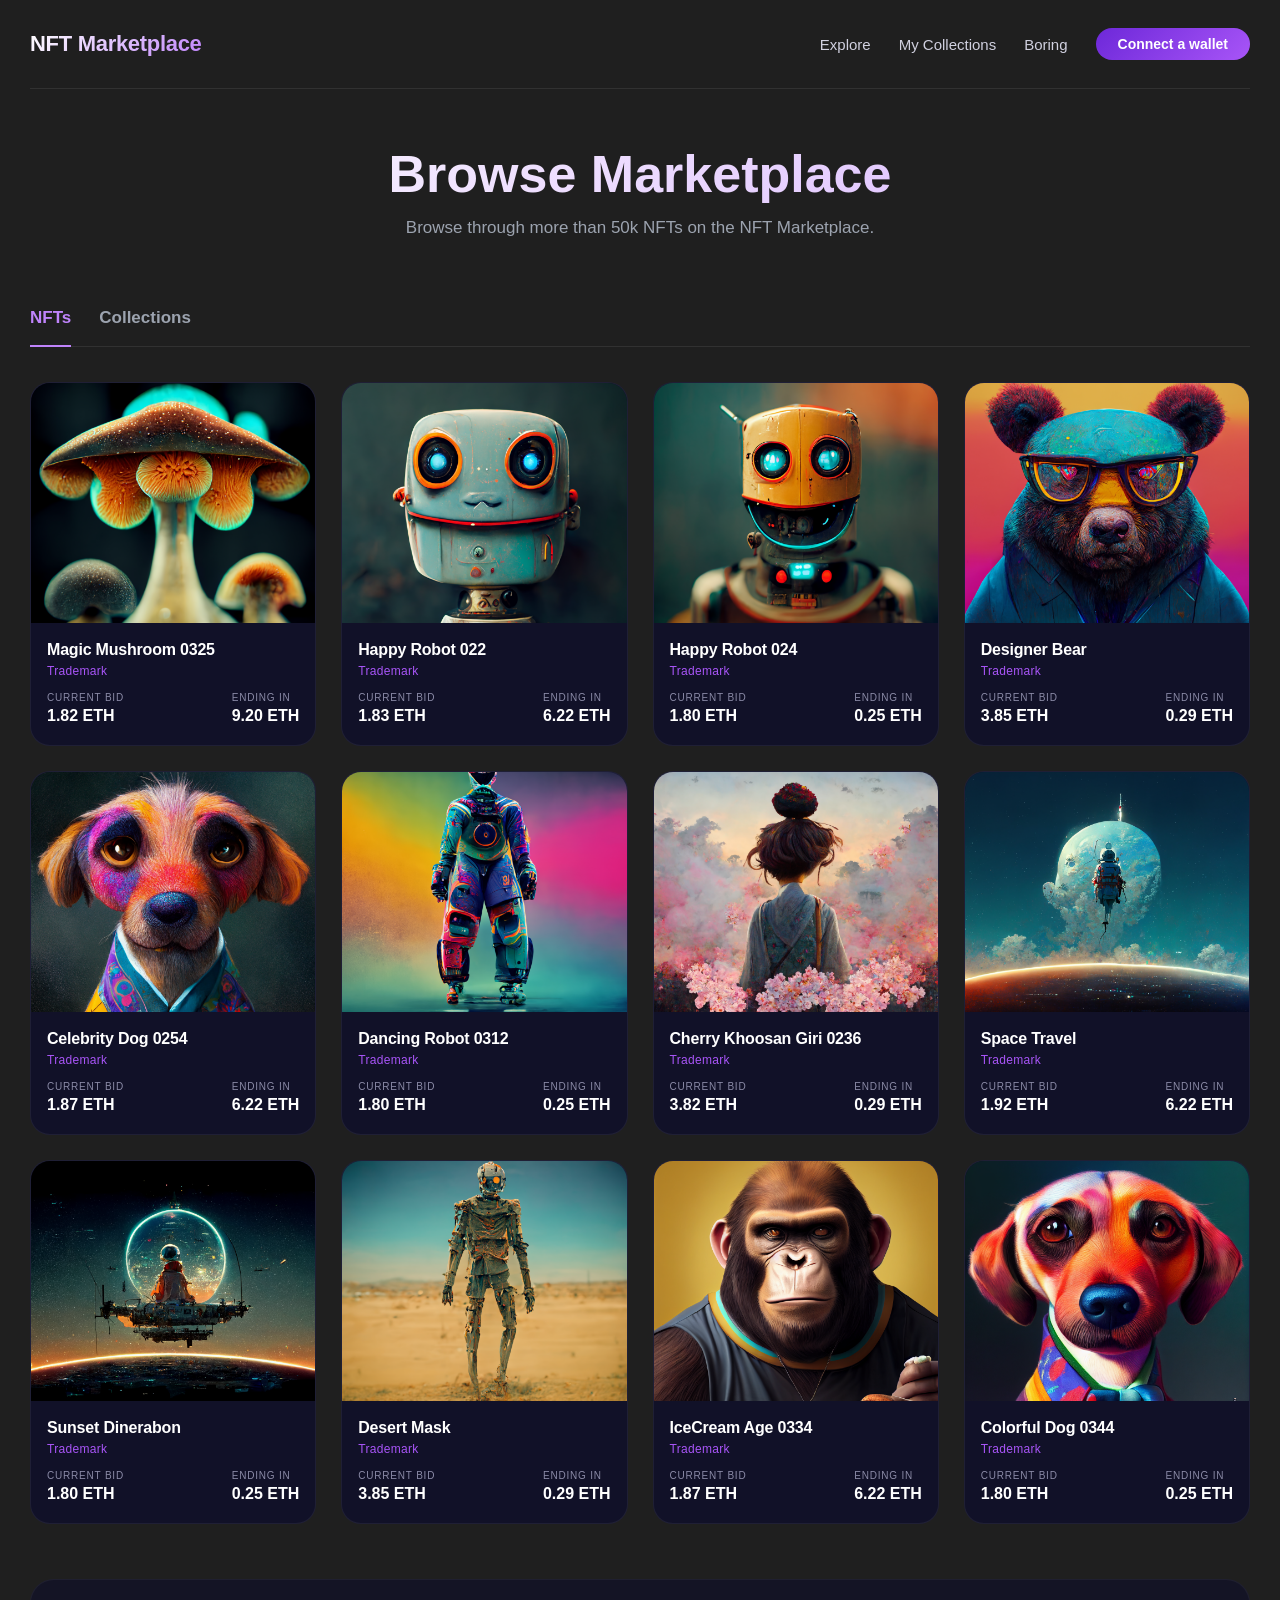
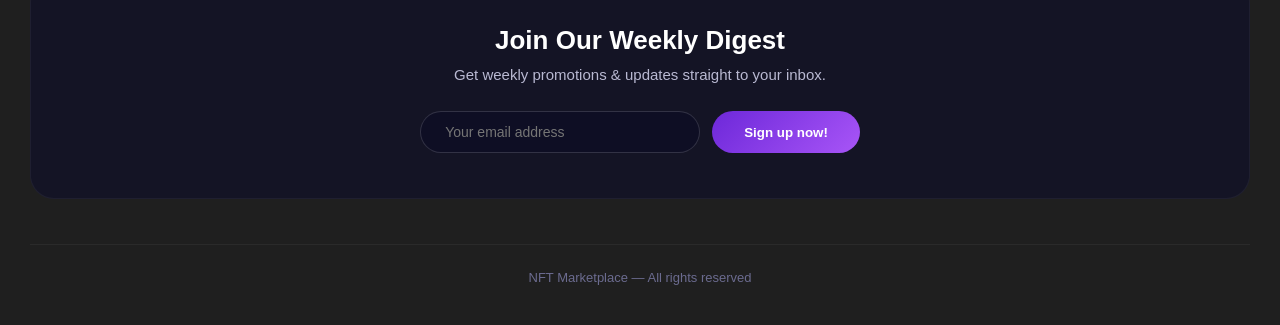
<file: marketplace.html>
<!DOCTYPE html>
<html lang="uz">
<head>
    <meta charset="UTF-8">
    <meta name="viewport" content="width=device-width, initial-scale=1.0">
    <title>NFT Marketplace</title>
    <style>
        * {
            margin: 0;
            padding: 0;
            box-sizing: border-box;
        }

        body {
            background-color: #1f1f1f;
            font-family: 'Inter', -apple-system, BlinkMacSystemFont, 'Segoe UI', Roboto, Helvetica, Arial, sans-serif;
            color: #ffffff;
        }

        /* Container */
        .container {
            max-width: 1300px;
            margin: 0 auto;
            padding: 0 30px;
        }

        /* HEADER / NAVBAR - rasmda ko'rsatilganidek */
        .header {
            display: flex;
            justify-content: space-between;
            align-items: center;
            padding: 28px 0;
            border-bottom: 1px solid rgba(255, 255, 255, 0.08);
            flex-wrap: wrap;
        }

        .logo {
            font-size: 22px;
            font-weight: 700;
            background: linear-gradient(135deg, #ffffff, #c084fc);
            -webkit-background-clip: text;
            background-clip: text;
            color: transparent;
            letter-spacing: -0.3px;
        }

        .nav-menu {
            display: flex;
            gap: 28px;
            align-items: center;
        }

        .nav-menu a {
            color: #d1d1e0;
            text-decoration: none;
            font-size: 15px;
            font-weight: 500;
            transition: color 0.2s;
        }

        .nav-menu a:hover {
            color: #c084fc;
        }

        .connect-btn {
            background: linear-gradient(135deg, #6d28d9, #a855f7);
            padding: 8px 22px;
            border-radius: 40px;
            font-weight: 600;
            font-size: 14px;
            border: none;
            color: white;
            cursor: pointer;
            transition: 0.2s;
        }

        .connect-btn:hover {
            opacity: 0.9;
            transform: scale(1.02);
        }

        /* HERO SECTION - Browse Marketplace */
        .hero {
            text-align: center;
            padding: 55px 0 35px 0;
        }

        .hero h1 {
            font-size: 52px;
            font-weight: 700;
            background: linear-gradient(135deg, #fff, #d8b4fe);
            -webkit-background-clip: text;
            background-clip: text;
            color: transparent;
            margin-bottom: 14px;
        }

        .hero p {
            color: #9ca3af;
            font-size: 17px;
            max-width: 550px;
            margin: 0 auto;
        }

        /* TABS - NFTs / Collections (rasmdagiga to'liq mos) */
        .tabs {
            display: flex;
            gap: 28px;
            margin: 35px 0 30px 0;
            border-bottom: 1px solid rgba(255, 255, 255, 0.08);
            padding-bottom: 14px;
        }

        .tab {
            font-size: 17px;
            font-weight: 600;
            cursor: pointer;
            color: #9ca3af;
            transition: 0.2s;
            padding-bottom: 4px;
        }

        .tab.active {
            color: #c084fc;
            position: relative;
        }

        .tab.active::after {
            content: '';
            position: absolute;
            bottom: -15px;
            left: 0;
            width: 100%;
            height: 2px;
            background: #c084fc;
        }

        /* NFT GRID - 2 qator va har bir kartochka rasmda ko'rsatilganidek */
        .nft-grid {
            display: grid;
            grid-template-columns: repeat(4, 1fr);
            gap: 25px;
            margin: 35px 0 50px 0;
        }

        /* NFT CARD */
        .nft-card {
            background: #111128;
            border-radius: 20px;
            overflow: hidden;
            transition: transform 0.25s, box-shadow 0.25s;
            cursor: pointer;
            border: 1px solid rgba(255, 255, 255, 0.06);
        }

        .nft-card:hover {
            transform: translateY(-6px);
            box-shadow: 0 20px 30px -12px rgba(0, 0, 0, 0.5);
            border-color: rgba(168, 85, 247, 0.3);
        }

        /* Rasm joyi - siz rasm qo'yasiz */
        .card-img {
            width: 100%;
            height: 240px;
            background: #1a1a35;
            display: flex;
            align-items: center;
            justify-content: center;
            overflow: hidden;
        }

        .card-img img {
            width: 100%;
            height: 100%;
            object-fit: cover;
            display: block;
        }

        /* Placeholder (rasm bo'lmasa chiqadi, siz rasmlaringizni qo'shgach yo'qoladi) */
        .img-placeholder {
            width: 100%;
            height: 100%;
            display: flex;
            align-items: center;
            justify-content: center;
            background: linear-gradient(145deg, #1f1f42, #13132c);
            color: #a855f7;
            font-size: 42px;
            font-weight: 600;
        }

        /* Kartochka ichidagi matnlar */
        .card-content {
            padding: 18px 16px 20px 16px;
        }

        .nft-name {
            font-size: 16px;
            font-weight: 700;
            margin-bottom: 5px;
            white-space: nowrap;
            overflow: hidden;
            text-overflow: ellipsis;
            letter-spacing: -0.2px;
        }

        .trademark-text {
            font-size: 12px;
            color: #a855f7;
            font-weight: 500;
            margin-bottom: 14px;
            letter-spacing: 0.3px;
        }

        .price-row {
            display: flex;
            justify-content: space-between;
            align-items: flex-end;
        }

        .price-block {
            display: flex;
            flex-direction: column;
        }

        .price-label {
            font-size: 10px;
            color: #8b8ba7;
            text-transform: uppercase;
            letter-spacing: 0.8px;
            margin-bottom: 4px;
        }

        .price-value {
            font-size: 16px;
            font-weight: 700;
            color: white;
        }

        /* NEWSLETTER - rasmdagiga mos */
        .newsletter {
            background: rgba(17, 17, 40, 0.7);
            border-radius: 24px;
            padding: 45px 35px;
            margin: 55px 0 45px 0;
            text-align: center;
            border: 1px solid rgba(255, 255, 255, 0.05);
        }

        .newsletter h3 {
            font-size: 26px;
            font-weight: 700;
            margin-bottom: 10px;
        }

        .newsletter p {
            color: #b9b9d2;
            margin-bottom: 28px;
            font-size: 15px;
        }

        .signup-box {
            display: flex;
            justify-content: center;
            gap: 12px;
            flex-wrap: wrap;
        }

        .signup-box input {
            padding: 12px 24px;
            border-radius: 60px;
            border: 1px solid rgba(255, 255, 255, 0.15);
            background: #0e0e24;
            color: white;
            width: 280px;
            font-size: 14px;
            outline: none;
        }

        .signup-box input:focus {
            border-color: #a855f7;
        }

        .signup-box button {
            background: linear-gradient(135deg, #6d28d9, #a855f7);
            border: none;
            padding: 12px 32px;
            border-radius: 60px;
            color: white;
            font-weight: 600;
            cursor: pointer;
            transition: 0.2s;
        }

        .signup-box button:hover {
            opacity: 0.9;
        }

        /* Footer */
        .footer {
            text-align: center;
            padding: 25px 0 40px;
            font-size: 13px;
            color: #6b6b8f;
            border-top: 1px solid rgba(255, 255, 255, 0.05);
            margin-top: 20px;
        }

        /* Responsive - 3 ta moslashuv */
        @media (max-width: 1100px) {
            .nft-grid {
                grid-template-columns: repeat(3, 1fr);
            }
        }
        @media (max-width: 800px) {
            .nft-grid {
                grid-template-columns: repeat(2, 1fr);
            }
            .container {
                padding: 0 20px;
            }
            .hero h1 {
                font-size: 38px;
            }
        }
        @media (max-width: 500px) {
            .nft-grid {
                grid-template-columns: 1fr;
            }
        }
    </style>
</head>
<body>
    <div class="container">
        <!-- Navbar - rasmdagi kabi: NFT Marketplace | Explore | My Collections | Boring | Connect a wallet -->
        <div class="header">
            <div class="logo">NFT Marketplace</div>
            <div class="nav-menu">
                <a href="#">Explore</a>
                <a href="#">My Collections</a>
                <a href="#">Boring</a>
                <button class="connect-btn">Connect a wallet</button>
            </div>
        </div>

        <!-- Hero - Browse Marketplace -->
        <div class="hero">
            <h1>Browse Marketplace</h1>
            <p>Browse through more than 50k NFTs on the NFT Marketplace.</p>
        </div>

        <!-- Tabs -->
        <div class="tabs">
            <div class="tab active">NFTs</div>
            <div class="tab">Collections</div>
        </div>

        <!-- NFT Grid - barcha 12 ta NFT kartochkasi -->
        <div class="nft-grid" id="nftGrid"></div>

        <!-- Newsletter -->
        <div class="newsletter">
            <h3>Join Our Weekly Digest</h3>
            <p>Get weekly promotions & updates straight to your inbox.</p>
            <div class="signup-box">
                <input type="email" placeholder="Your email address">
                <button>Sign up now!</button>
            </div>
        </div>

        <div class="footer">
            NFT Marketplace — All rights reserved
        </div>
    </div>

    <script>
        // Rasmdagi barcha NFT ma'lumotlari to'liq bir xil
        const nftList = [
            { name: "Magic Mushroom 0325", trademark: "Trademark", price1: "1.82 ETH", price2: "9.20 ETH" },
            { name: "Happy Robot 022", trademark: "Trademark", price1: "1.83 ETH", price2: "6.22 ETH" },
            { name: "Happy Robot 024", trademark: "Trademark", price1: "1.80 ETH", price2: "0.25 ETH" },
            { name: "Designer Bear", trademark: "Trademark", price1: "3.85 ETH", price2: "0.29 ETH" },
            { name: "Celebrity Dog 0254", trademark: "Trademark", price1: "1.87 ETH", price2: "6.22 ETH" },
            { name: "Dancing Robot 0312", trademark: "Trademark", price1: "1.80 ETH", price2: "0.25 ETH" },
            { name: "Cherry Khoosan Giri 0236", trademark: "Trademark", price1: "3.82 ETH", price2: "0.29 ETH" },
            { name: "Space Travel", trademark: "Trademark", price1: "1.92 ETH", price2: "6.22 ETH" },
            { name: "Sunset Dinerabon", trademark: "Trademark", price1: "1.80 ETH", price2: "0.25 ETH" },
            { name: "Desert Mask", trademark: "Trademark", price1: "3.85 ETH", price2: "0.29 ETH" },
            { name: "IceCream Age 0334", trademark: "Trademark", price1: "1.87 ETH", price2: "6.22 ETH" },
            { name: "Colorful Dog 0344", trademark: "Trademark", price1: "1.80 ETH", price2: "0.25 ETH" }
        ];

        // =====================================================
        // 🎨 RASMLARNI O'ZINGIZ QO'YISH UCHUN JOY:
        // Har bir NFT uchun rasm URL ni shu yerga yozing!
        // Misol uchun:
        // imageUrls[0] = "rasmlar/magic_mushroom.png";
        // imageUrls[1] = "rasmlar/happy_robot_022.jpg";
        // Agar rasm qo'ymasangiz, avtomatik placeholder ko'rinadi.
        // =====================================================
        
        // 1. Rasmlaringizni 'images' papkasiga joylang
// 2. Quyidagi kodni ishlating:

const imageUrls = [
            "m1.png",   // Magic Mushroom 0325
            "m2.png",       // Happy Robot 022
            "m3.png",       // Happy Robot 024
            "m4.png",         // Designer Bear
            "m5.png",    // Celebrity Dog 0254
            "m6.png",    // Dancing Robot 0312
            "m7.png",        // Cherry Khoosan Giri 0236
            "m8.png",          // Space Travel
            "m9.png",      // Sunset Dinerabon
            "m10.png",           // Desert Mask
            "02.png",          // IceCream Age 0334
            "m12.png"           // Colorful Dog 0344
        ];
        
        // Agar siz tezda test qilmoqchi bo'lsangiz, quyidagi qatorni ishlatib placeholder rangli harflarni ko'rishingiz mumkin
        // Lekin siz o'z rasmlaringizni qo'yganingizda buni o'chirib yoki ustiga yozib ketsangiz bo'ladi.
        // Hozircha namuna sifatida chiroyli rangli placeholder berilgan, siz o'z rasmlaringizni qo'shgach ular ko'rinadi.
        
        // ================ GRIDNI YARATISH =================
        const grid = document.getElementById('nftGrid');
        
        function renderCards() {
            grid.innerHTML = '';
            
            nftList.forEach((item, idx) => {
                const card = document.createElement('div');
                card.className = 'nft-card';
                
                // Rasm qismi
                const imgDiv = document.createElement('div');
                imgDiv.className = 'card-img';
                
                const userImage = imageUrls[idx];
                
                if (userImage && userImage.trim() !== "") {
                    // Agar foydalanuvchi rasm URL ini qo'ygan bo'lsa
                    const img = document.createElement('img');
                    img.src = userImage;
                    img.alt = item.name;
                    img.onerror = function() {
                        // Agar rasm yuklanmasa placeholder chiqarish
                        this.style.display = 'none';
                        const placeholder = document.createElement('div');
                        placeholder.className = 'img-placeholder';
                        placeholder.innerText = item.name.substring(0, 2);
                        imgDiv.appendChild(placeholder);
                    };
                    imgDiv.appendChild(img);
                } else {
                    // Placeholder (rasm bo'lmagan taqdirda)
                    const placeholder = document.createElement('div');
                    placeholder.className = 'img-placeholder';
                    // Birinchi harflarni chiroyli qilish
                    let short = item.name.substring(0, 2).toUpperCase();
                    if (item.name.includes("Robot")) short = "🤖";
                    else if (item.name.includes("Mushroom")) short = "🍄";
                    else if (item.name.includes("Bear")) short = "🐻";
                    else if (item.name.includes("Dog")) short = "🐕";
                    else if (item.name.includes("Space")) short = "🚀";
                    else if (item.name.includes("Desert")) short = "🏜️";
                    else if (item.name.includes("IceCream")) short = "🍦";
                    else short = "🎨";
                    placeholder.innerText = short;
                    imgDiv.appendChild(placeholder);
                }
                
                // Matn qismi
                const contentDiv = document.createElement('div');
                contentDiv.className = 'card-content';
                
                const nameSpan = document.createElement('div');
                nameSpan.className = 'nft-name';
                nameSpan.innerText = item.name;
                
                const trademarkSpan = document.createElement('div');
                trademarkSpan.className = 'trademark-text';
                trademarkSpan.innerText = item.trademark;
                
                const priceRow = document.createElement('div');
                priceRow.className = 'price-row';
                
                const leftPrice = document.createElement('div');
                leftPrice.className = 'price-block';
                leftPrice.innerHTML = `<span class="price-label">Current bid</span>
                                      <span class="price-value">${item.price1}</span>`;
                
                const rightPrice = document.createElement('div');
                rightPrice.className = 'price-block';
                rightPrice.innerHTML = `<span class="price-label">Ending in</span>
                                       <span class="price-value">${item.price2}</span>`;
                
                priceRow.appendChild(leftPrice);
                priceRow.appendChild(rightPrice);
                
                contentDiv.appendChild(nameSpan);
                contentDiv.appendChild(trademarkSpan);
                contentDiv.appendChild(priceRow);
                
                card.appendChild(imgDiv);
                card.appendChild(contentDiv);
                grid.appendChild(card);
            });
        }
        
        renderCards();
        
        // Tab o'zgartirish (interaktivlik uchun, lekin mazmuni bir xil)
        const tabs = document.querySelectorAll('.tab');
        tabs.forEach(tab => {
            tab.addEventListener('click', function() {
                tabs.forEach(t => t.classList.remove('active'));
                this.classList.add('active');
                // Agar "Collections" bosilsa, xuddi shu kartochkalarni qoldirish mumkin
                // Siz istasangiz bu yerda alohida ma'lumot yuklaysiz
                if (this.innerText === 'Collections') {
                    // hozircha bir xil, ammo siz o'zgartirishingiz mumkin
                }
            });
        });
        
        // Connect wallet tugmasi
        const walletBtn = document.querySelector('.connect-btn');
        if(walletBtn) {
            walletBtn.addEventListener('click', () => {
                alert("Connect wallet (demo) — siz o'z logikangizni qo'shishingiz mumkin");
            });
        }
        
        // Newsletter tugmasi
        const newsBtn = document.querySelector('.signup-box button');
        const emailInput = document.querySelector('.signup-box input');
        if(newsBtn) {
            newsBtn.addEventListener('click', () => {
                const email = emailInput.value.trim();
                if(email && email.includes('@') && email.includes('.')) {
                    alert(`✅ Thank you! ${email} has been subscribed.`);
                    emailInput.value = '';
                } else {
                    alert("Please enter a valid email address.");
                }
            });
        }
    </script>
</body>
</html>
</file>
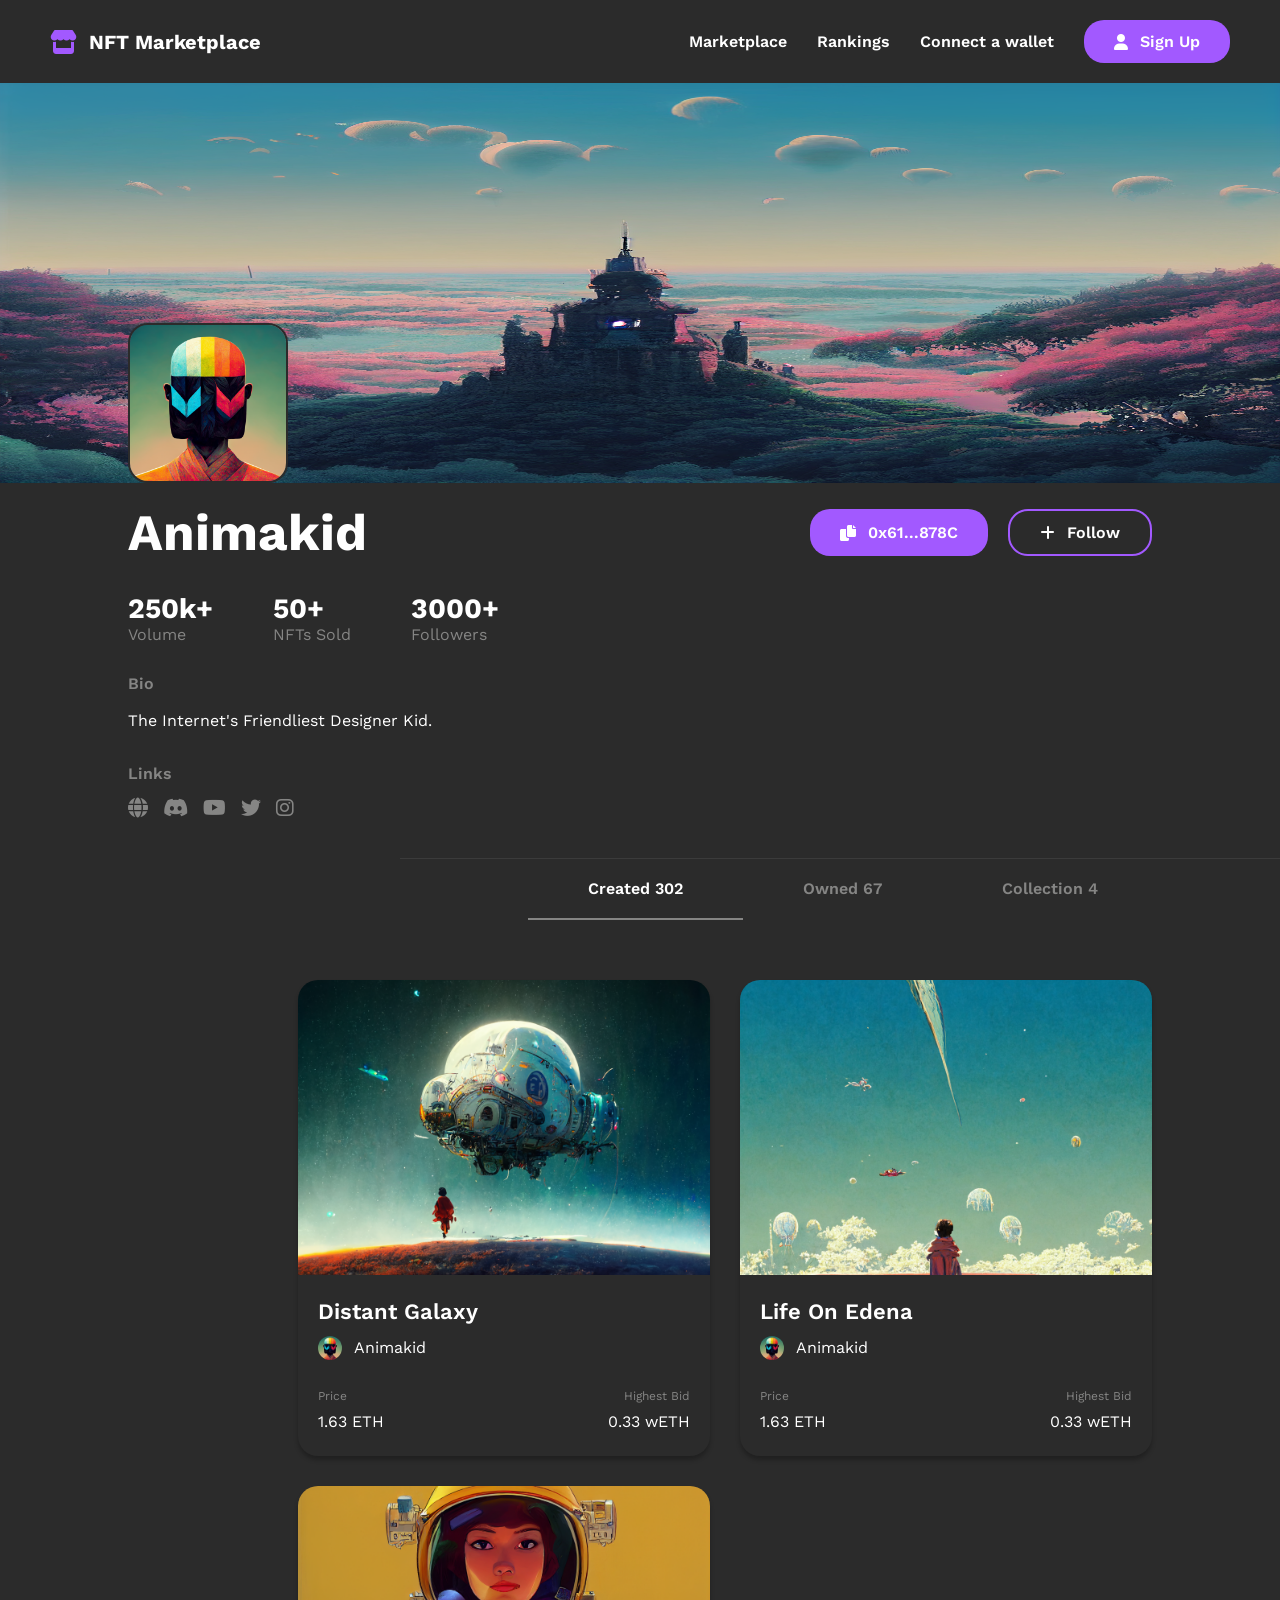
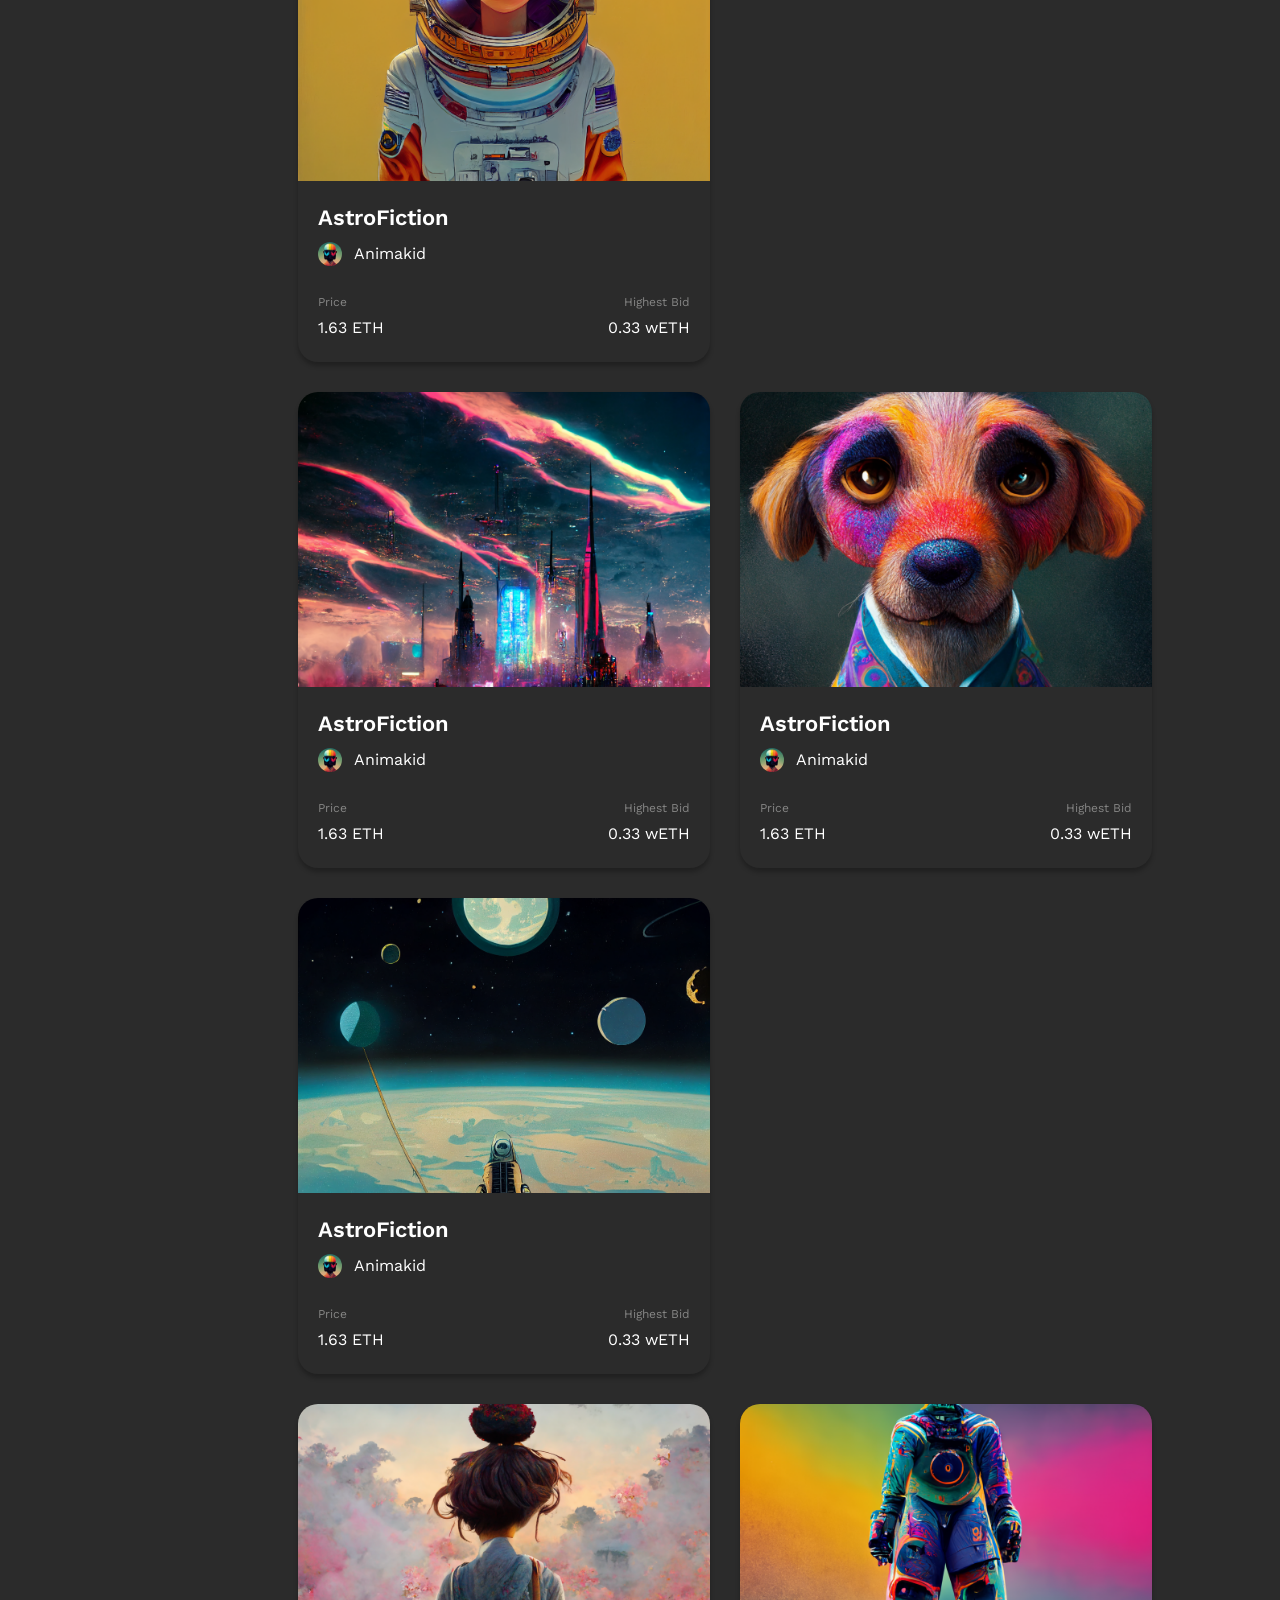
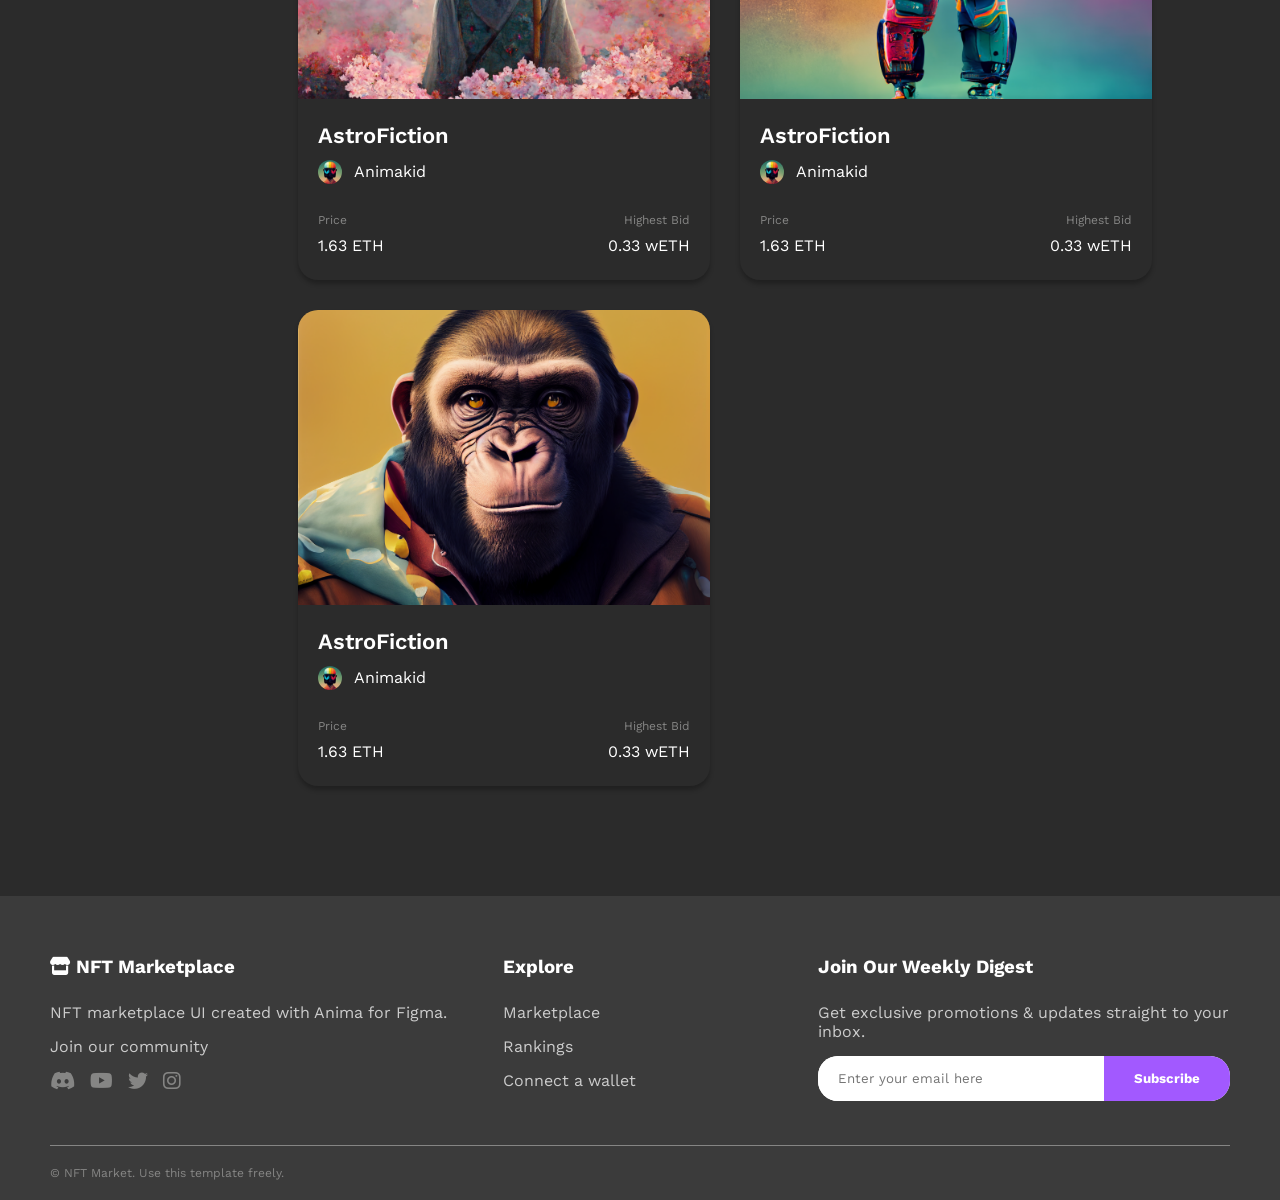
<file: profile.html>
<!DOCTYPE html>
<html lang="uz">
<head>
    <meta charset="UTF-8">
    <meta name="viewport" content="width=device-width, initial-scale=1.0">
    <title>NFT Marketplace - Animakid Profile (Perfect Match)</title>
    <link rel="stylesheet" href="https://cdnjs.cloudflare.com/ajax/libs/font-awesome/6.0.0/css/all.min.css">
    <link href="https://fonts.googleapis.com/css2?family=Work+Sans:wght@400;600;700&display=swap" rel="stylesheet">
    <style>
        /* CSS USLUBLARI - RASM BILAN BİRGA BİR BO'LISHI UCHUN */
        * {
            margin: 0;
            padding: 0;
            box-sizing: border-box;
            font-family: 'Work Sans', sans-serif;
        }

        body {
            background-color: #2B2B2B; /* To'q fon */
            color: #FFFFFF; /* Oq matn */
        }

        /* Navigatsiya - Rasmga mos */
        .navbar {
            display: flex;
            justify-content: space-between;
            align-items: center;
            padding: 20px 50px;
            background-color: #2B2B2B;
        }

        .logo {
            font-size: 20px;
            font-weight: 700;
            color: #FFFFFF;
            text-decoration: none;
            display: flex;
            align-items: center;
            gap: 12px;
        }
        
        .logo i {
            color: #A259FF; /* Binafsharang ikonka */
            font-size: 24px;
        }

        .nav-links {
            display: flex;
            list-style: none;
            gap: 30px;
            align-items: center;
        }

        .nav-links a {
            color: #FFFFFF;
            text-decoration: none;
            font-weight: 600;
            font-size: 16px;
        }

        .signup-btn {
            background-color: #A259FF; /* Binafsharang tugma */
            color: #FFFFFF;
            padding: 12px 30px;
            border-radius: 20px;
            border: none;
            font-weight: 600;
            cursor: pointer;
            font-size: 16px;
            display: flex;
            align-items: center;
            gap: 12px;
        }

        /* Banner - Rasmga mos gradient bilan */
        .banner {
            height: 320px;
            width: 100%;
            background: linear-gradient(180deg, rgba(162, 89, 255, 0) 0%, #2B2B2B 100%);
            background-size: cover;
            background-position: center;
        }
        .profile1{
            width: 100%;
            height: 400px;
        }

        /* Profil Ma'lumotlari - Joylashuv aniq rasmga mos */
        .profile-section {
            padding: 0 10%;
            position: relative;
            margin-bottom: 40px;
        }

        .avatar-container {
            position: relative;
            margin-top: -80px; /* Avatarni tepaga chiqarish */
            margin-bottom: 20px;
            display: flex;
            justify-content: start;
        }

        .avatar {
            width: 160px;
            height: 160px;
            border-radius: 20px;
            border: 2px solid #2B2B2B; /* Fon rangi bilan bir xil chegara */
            object-fit: cover;
        }

        .profile-header {
            display: flex;
            justify-content: space-between;
            align-items: center;
            margin-bottom: 30px;
        }

        .profile-header h1 {
            font-size: 51px;
            font-weight: 700;
        }

        .btn-group {
            display: flex;
            gap: 20px;
        }

        .wallet-id {
            background: #A259FF;
            border: none;
            color: #FFFFFF;
            padding: 12px 30px;
            border-radius: 20px;
            cursor: pointer;
            font-weight: 600;
            font-size: 16px;
            display: flex;
            align-items: center;
            gap: 12px;
        }

        .follow-btn {
            background: transparent;
            border: 2px solid #A259FF;
            color: #FFFFFF;
            padding: 12px 30px;
            border-radius: 20px;
            cursor: pointer;
            font-weight: 600;
            font-size: 16px;
            display: flex;
            align-items: center;
            gap: 12px;
        }

        /* Statistika - Masofalar rasmga mos */
        .stats {
            display: flex;
            gap: 60px;
            margin-bottom: 30px;
        }

        .stat-item h3 { font-size: 28px; font-weight: 700; }
        .stat-item p { color: #858584; font-size: 16px; } /* Kulrang matn */

        .bio h3, .links h3 {
            color: #858584; /* Kulrang sarlavha */
            margin-bottom: 15px;
            font-size: 16px;
            font-weight: 600;
        }
        
        .bio p {
            font-size: 16px;
            line-height: 1.6;
            margin-bottom: 30px;
        }

        .social-icons {
            display: flex;
            gap: 15px;
            font-size: 24px;
            margin-top: 15px;
            color: #858584; /* Kulrang ikonkalari */
        }
        
        .social-icons i {
            cursor: pointer;
        }

        /* Tablar - Chiziq va rang rasmga mos */
        .tabs {
            display: flex;
            border-top: 1px solid #3B3B3B;
            margin-top: 40px;
            justify-content: start;
            padding-left: 10%;
            margin-left: 400px;
        }

        .tab {
            padding: 20px 60px;
            color: #858584;
            font-weight: 600;
            font-size: 16px;
            cursor: pointer;
            border-bottom: 2px solid transparent;
        }

        .tab.active {
            color: #FFFFFF;
            border-bottom: 2px solid #858584;
        }

        /* Grid (Kartochkalar) - Rasmga mos ranglar va joylashuv */
        .nft-grid {
            background-color: #2B2B2B; /* To'q kulrang fon */
            padding: 60px 10%;
            display: grid;
            grid-template-columns: repeat(auto-fill, minmax(315px, 1fr)); /* Kartochka kengligi rasmga mos */
            gap: 30px;
            margin-left: 170px;
        }

        .nft-card {
            background-color: #2B2B2B; /* Kartochka foni rasmga mos */
            border-radius: 20px;
            overflow: hidden;
            box-shadow: 0px 4px 4px rgba(0, 0, 0, 0.25); /* Rasmda ko'ringan yengil soya */
            transition: transform 0.3s ease;
        }
        
        .nft-card:hover {
            transform: translateY(-5px); /* Hover effekti */
        }

        .nft-card img {
            width: 100%;
            height: 295px; /* Rasm balandligi rasmga mos */
            object-fit: cover;
        }

        .card-body {
            padding: 20px 20px 25px 20px;
        }

        .card-body h4 { margin-bottom: 12px; font-size: 22px; font-weight: 600; }

        .author {
            display: flex;
            align-items: center;
            gap: 12px;
            margin-bottom: 25px;
            font-size: 16px;
        }

        .author img { width: 24px; height: 24px; border-radius: 50%; }

        .card-details {
            display: flex;
            justify-content: space-between;
        }

        .card-details span { color: #858584; font-size: 12px; } /* Kulrang kichik matn */
        .card-details p { font-size: 16px; margin-top: 8px; font-weight: 400; }

        .footer {
    background-color: #3b3b3b;
    padding: 60px 50px 20px;
    margin-top: 50px;
}

.footer-grid {
    display: grid;
    grid-template-columns: 1.5fr 1fr 1.5fr;
    gap: 40px;
    margin-bottom: 40px;
}

.footer-col h3 {
    margin-bottom: 25px;
}

.footer-col p, .footer-col li {
    color: #ccc;
    margin-bottom: 15px;
    list-style: none;
}

.social-icons {
    display: flex;
    gap: 15px;
    font-size: 20px;
    color: #858584;
}

.subscribe {
    display: flex;
    background: white;
    border-radius: 20px;
    overflow: hidden;
}

.subscribe input {
    border: none;
    padding: 15px 20px;
    flex: 1;
    outline: none;
}

.subscribe button {
    background-color: #a259ff;
    color: white;
    border: none;
    padding: 0 30px;
    cursor: pointer;
    font-weight: bold;
}

hr {
    border: 0;
    border-top: 1px solid #858584;
    margin-bottom: 20px;
}

.copyright {
    font-size: 12px;
    color: #858584;
}

    </style>
</head>
<body>

    <nav class="navbar">
        <a href="#" class="logo"><i class="fas fa-store"></i> NFT Marketplace</a>
        <ul class="nav-links">
            <li><a href="#">Marketplace</a></li>
            <li><a href="#">Rankings</a></li>
            <li><a href="#">Connect a wallet</a></li>
            <li><button class="signup-btn"><i class="fas fa-user"></i> Sign Up</button></li>
        </ul>
    </nav>

    <div class="banner"><img class="profile1" src="./profile1.png" alt=""></div>

    <section class="profile-section">
        <div class="avatar-container">
            <img src="./avatar10.png" alt="Avatar" class="avatar">
        </div>
        
        <div class="profile-header">
            <h1>Animakid</h1>
            <div class="btn-group">
                <button class="wallet-id"><i class="fas fa-copy"></i> 0x61...878C</button>
                <button class="follow-btn"><i class="fas fa-plus"></i> Follow</button>
            </div>
        </div>

        <div class="stats">
            <div class="stat-item"><h3>250k+</h3><p>Volume</p></div>
            <div class="stat-item"><h3>50+</h3><p>NFTs Sold</p></div>
            <div class="stat-item"><h3>3000+</h3><p>Followers</p></div>
        </div>

        <div class="bio">
            <h3>Bio</h3>
            <p>The Internet's Friendliest Designer Kid.</p>
        </div>

        <div class="links">
            <h3>Links</h3>
            <div class="social-icons">
                <i class="fas fa-globe"></i>
                <i class="fab fa-discord"></i>
                <i class="fab fa-youtube"></i>
                <i class="fab fa-twitter"></i>
                <i class="fab fa-instagram"></i>
            </div>
        </div>
    </section>

    <div class="tabs">
        <div class="tab active">Created 302</div>
        <div class="tab">Owned 67</div>
        <div class="tab">Collection 4</div>
    </div>

    <section class="nft-grid">
        <div class="nft-card">
            <img src="./d1.png" alt="NFT">
            <div class="card-body">
                <h4>Distant Galaxy</h4>
                <div class="author"><img src="./avatar10.png"> Animakid</div>
                <div class="card-details">
                    <div><span>Price</span><p>1.63 ETH</p></div>
                    <div style="text-align: right;"><span>Highest Bid</span><p>0.33 wETH</p></div>
                </div>
            </div>
        </div>
        <div class="nft-card">
            <img src="./05.png" alt="NFT">
            <div class="card-body">
                <h4>Life On Edena</h4>
                <div class="author"><img src="./avatar10.png"> Animakid</div>
                <div class="card-details">
                    <div><span>Price</span><p>1.63 ETH</p></div>
                    <div style="text-align: right;"><span>Highest Bid</span><p>0.33 wETH</p></div>
                </div>
            </div>
        </div>
        <div class="nft-card">
            <img src="d3.png" alt="NFT">
            <div class="card-body">
                <h4>AstroFiction</h4>
                <div class="author"><img src="./avatar10.png"> Animakid</div>
                <div class="card-details">
                    <div><span>Price</span><p>1.63 ETH</p></div>
                    <div style="text-align: right;"><span>Highest Bid</span><p>0.33 wETH</p></div>
                </div>
            </div>
        </div>
        <br>
        <div class="nft-card">
            <img src="d4.png" alt="NFT">
            <div class="card-body">
                <h4>AstroFiction</h4>
                <div class="author"><img src="./avatar10.png"> Animakid</div>
                <div class="card-details">
                    <div><span>Price</span><p>1.63 ETH</p></div>
                    <div style="text-align: right;"><span>Highest Bid</span><p>0.33 wETH</p></div>
                </div>
            </div>
        </div>
        <div class="nft-card">
            <img src="m5.png" alt="NFT">
            <div class="card-body">
                <h4>AstroFiction</h4>
                <div class="author"><img src="./avatar10.png"> Animakid</div>
                <div class="card-details">
                    <div><span>Price</span><p>1.63 ETH</p></div>
                    <div style="text-align: right;"><span>Highest Bid</span><p>0.33 wETH</p></div>
                </div>
            </div>
        </div>
        <div class="nft-card">
            <img src="d5.png" alt="NFT">
            <div class="card-body">
                <h4>AstroFiction</h4>
                <div class="author"><img src="./avatar10.png"> Animakid</div>
                <div class="card-details">
                    <div><span>Price</span><p>1.63 ETH</p></div>
                    <div style="text-align: right;"><span>Highest Bid</span><p>0.33 wETH</p></div>
                </div>
            </div>
        </div>
        <br>
        <div class="nft-card">
            <img src="m7.png" alt="NFT">
            <div class="card-body">
                <h4>AstroFiction</h4>
                <div class="author"><img src="./avatar10.png"> Animakid</div>
                <div class="card-details">
                    <div><span>Price</span><p>1.63 ETH</p></div>
                    <div style="text-align: right;"><span>Highest Bid</span><p>0.33 wETH</p></div>
                </div>
            </div>
        </div>
        <div class="nft-card">
            <img src="m6.png" alt="NFT">
            <div class="card-body">
                <h4>AstroFiction</h4>
                <div class="author"><img src="./avatar10.png"> Animakid</div>
                <div class="card-details">
                    <div><span>Price</span><p>1.63 ETH</p></div>
                    <div style="text-align: right;"><span>Highest Bid</span><p>0.33 wETH</p></div>
                </div>
            </div>
        </div>
        <div class="nft-card">
            <img src="d6.png" alt="NFT">
            <div class="card-body">
                <h4>AstroFiction</h4>
                <div class="author"><img src="./avatar10.png"> Animakid</div>
                <div class="card-details">
                    <div><span>Price</span><p>1.63 ETH</p></div>
                    <div style="text-align: right;"><span>Highest Bid</span><p>0.33 wETH</p></div>
                </div>
            </div>
        </div>
    </section>
        <footer class="footer">
        <div class="footer-grid">
            <div class="footer-col">
                <h3><i class="fas fa-store"></i> NFT Marketplace</h3>
                <p>NFT marketplace UI created with Anima for Figma.</p>
                <p>Join our community</p>
                <div class="social-icons">
                    <i class="fab fa-discord"></i>
                    <i class="fab fa-youtube"></i>
                    <i class="fab fa-twitter"></i>
                    <i class="fab fa-instagram"></i>
                </div>
            </div>
            <div class="footer-col">
                <h3>Explore</h3>
                <ul>
                    <li>Marketplace</li>
                    <li>Rankings</li>
                    <li>Connect a wallet</li>
                </ul>
            </div>
            <div class="footer-col">
                <h3>Join Our Weekly Digest</h3>
                <p>Get exclusive promotions & updates straight to your inbox.</p>
                <div class="subscribe">
                    <input type="email" placeholder="Enter your email here">
                    <button>Subscribe</button>
                </div>
            </div>
        </div>
        <hr>
        <p class="copyright">© NFT Market. Use this template freely.</p>
    </footer>

</body>
</html>
</file>
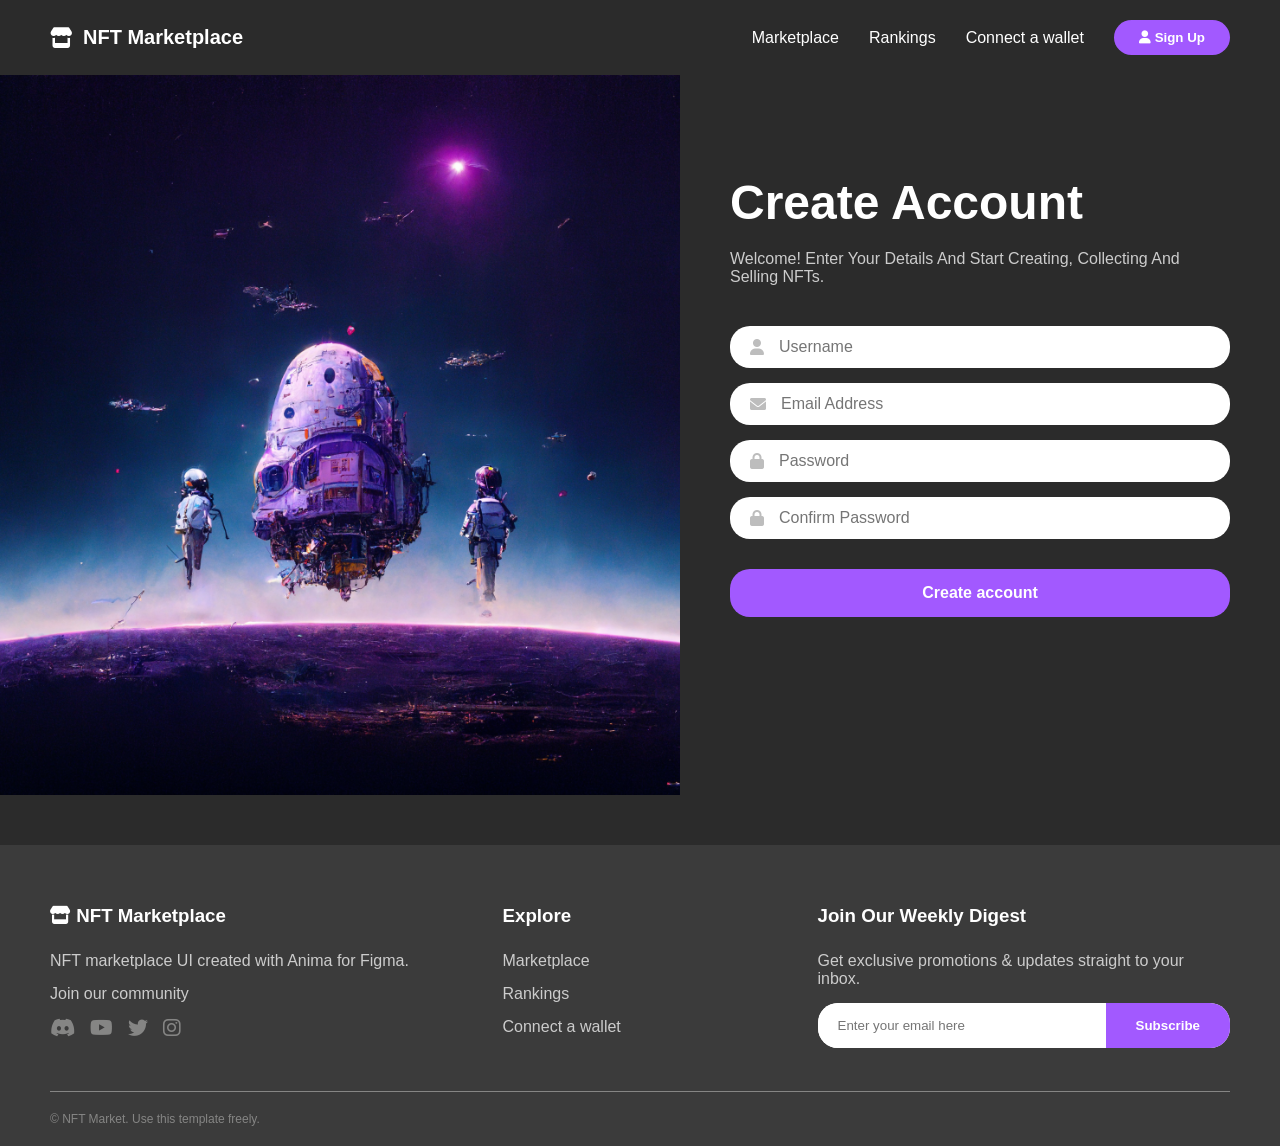
<file: signup.html>
<!DOCTYPE html>
<html lang="uz">
<head>
    <meta charset="UTF-8">
    <meta name="viewport" content="width=device-width, initial-scale=1.0">
    <title>NFT Marketplace - Create Account</title>
    <link rel="stylesheet" href="signup.css">
    <link rel="stylesheet" href="https://cdnjs.cloudflare.com/ajax/libs/font-awesome/6.0.0/css/all.min.css">
</head>
<body>

    <nav class="navbar">
        <div class="logo">
            <i class="fas fa-store"></i> NFT Marketplace
        </div>
        <ul class="nav-links">
            <li><a href="signup.html">Marketplace</a></li>
            <li><a href="#">Rankings</a></li>
            <li><a href="#">Connect a wallet</a></li>
            <li><button class="signup-btn"><i class="fas fa-user"></i> Sign Up</button></li>
        </ul>
    </nav>

    <section class="main-container">
        <div class="image-section">
            <img src="./s1.png" alt="NFT Art">
        </div>
        <div class="form-section">
            <h1>Create Account</h1>
            <p>Welcome! Enter Your Details And Start Creating, Collecting And Selling NFTs.</p>
            
            <form>
                <div class="input-group">
                    <i class="fas fa-user"></i>
                    <input type="text" placeholder="Username" required>
                </div>
                <div class="input-group">
                    <i class="fas fa-envelope"></i>
                    <input type="email" placeholder="Email Address" required>
                </div>
                <div class="input-group">
                    <i class="fas fa-lock"></i>
                    <input type="password" placeholder="Password" required>
                </div>
                <div class="input-group">
                    <i class="fas fa-lock"></i>
                    <input type="password" placeholder="Confirm Password" required>
                </div>
                <button type="submit" class="create-btn">Create account</button>
            </form>
        </div>
    </section>

    <footer class="footer">
        <div class="footer-grid">
            <div class="footer-col">
                <h3><i class="fas fa-store"></i> NFT Marketplace</h3>
                <p>NFT marketplace UI created with Anima for Figma.</p>
                <p>Join our community</p>
                <div class="social-icons">
                    <i class="fab fa-discord"></i>
                    <i class="fab fa-youtube"></i>
                    <i class="fab fa-twitter"></i>
                    <i class="fab fa-instagram"></i>
                </div>
            </div>
            <div class="footer-col">
                <h3>Explore</h3>
                <ul>
                    <li>Marketplace</li>
                    <li>Rankings</li>
                    <li>Connect a wallet</li>
                </ul>
            </div>
            <div class="footer-col">
                <h3>Join Our Weekly Digest</h3>
                <p>Get exclusive promotions & updates straight to your inbox.</p>
                <div class="subscribe">
                    <input type="email" placeholder="Enter your email here">
                    <button>Subscribe</button>
                </div>
            </div>
        </div>
        <hr>
        <p class="copyright">© NFT Market. Use this template freely.</p>
    </footer>

</body>
</html>
</file>
<file: style.css>
@import url('https://fonts.googleapis.com/css2?family=Space+Mono:wght@400;700&family=DM+Sans:wght@400;500;600;700&display=swap');

* {
  margin: 0;
  padding: 0;
  box-sizing: border-box;
}


#nav {
  display: flex;
  align-items: center;
  justify-content: space-between;
  padding: 0 40px;
  height: 72px;
  background-color: #1f1f1f;
  border-bottom: 1px solid rgba(255, 255, 255, 0.06);
}

/* Logo */
.nl {
  display: flex;
  align-items: center;
  gap: 10px;
  text-decoration: none;
  color: #ffffff;
  font-family: 'Space Mono', monospace;
  font-weight: 700;
  font-size: 18px;
  letter-spacing: 0.5px;
  white-space: nowrap;
  transition: opacity 0.2s;
}

.nl:hover {
  opacity: 0.85;
}

/* Nav links */
.nls {
  display: flex;
  align-items: center;
  gap: 42px;
  list-style: none;
}

.nls li a {
  text-decoration: none;
  color: #d1d1d1;
  font-size: 15px;
  font-weight: 500;
  letter-spacing: 0.2px;
  position: relative;
  transition: color 0.2s;
}

.nls li a::after {
  content: '';
  position: absolute;
  bottom: -4px;
  left: 0;
  width: 0;
  height: 2px;
  background-color: #a855f7;
  border-radius: 2px;
  transition: width 0.25s ease;
}

.nls li a:hover {
  color: #ffffff;
}

.nls li a:hover::after {
  width: 100%;
}

/* Sign Up button */
.signup-btn {
  display: flex;
  align-items: center;
  gap: 8px;
  background-color: #a855f7;
  color: #ffffff;
  border: none;
  border-radius: 50px;
  padding: 10px 22px;
  font-family: 'DM Sans', sans-serif;
  font-size: 15px;
  font-weight: 600;
  cursor: pointer;
  letter-spacing: 0.2px;
  text-decoration: none;
  transition: background-color 0.2s, transform 0.15s, box-shadow 0.2s;
  box-shadow: 0 0 0 0 rgba(168, 85, 247, 0.4);
}

.signup-btn:hover {
  background-color: #9333ea;
  transform: translateY(-1px);
  box-shadow: 0 4px 20px rgba(168, 85, 247, 0.35);
}

.signup-btn:active {
  transform: translateY(0);
  box-shadow: none;
}

/* ───────────────────────────
   HERO SECTION
─────────────────────────── */
.hero {
  display: flex;
  align-items: center;
  justify-content: space-between;
  padding: 70px 60px;
  gap: 40px;
  max-width: 1200px;
  margin: 0 auto;
}

/* LEFT */
.hero-left {
  flex: 1;
  display: flex;
  flex-direction: column;
  gap: 24px;
}

.hero-title {
  font-family: 'Space Mono', monospace;
  font-size: clamp(36px, 5vw, 56px);
  font-weight: 700;
  color: #ffffff;
  line-height: 1.15;
  letter-spacing: -0.5px;
}

.hero-desc {
  font-size: 15px;
  color: #b0b0b0;
  line-height: 1.7;
  max-width: 380px;
}

/* Get Started button */
.get-started-btn {
  display: inline-flex;
  align-items: center;
  gap: 10px;
  background-color: #a855f7;
  color: #ffffff;
  border: none;
  border-radius: 50px;
  padding: 13px 28px;
  font-family: 'DM Sans', sans-serif;
  font-size: 15px;
  font-weight: 600;
  cursor: pointer;
  width: fit-content;
  letter-spacing: 0.2px;
  transition: background-color 0.2s, transform 0.15s, box-shadow 0.2s;
}

.get-started-btn:hover {
  background-color: #9333ea;
  transform: translateY(-2px);
  box-shadow: 0 6px 24px rgba(168, 85, 247, 0.4);
}

.get-started-btn:active {
  transform: translateY(0);
}

/* Stats */
.hero-stats {
  display: flex;
  gap: 48px;
  margin-top: 8px;
}

.stat {
  display: flex;
  flex-direction: column;
  gap: 4px;
}

.stat-num {
  font-family: 'Space Mono', monospace;
  font-size: 22px;
  font-weight: 700;
  color: #ffffff;
}

.stat-label {
  font-size: 14px;
  color: #888;
}

/* RIGHT — NFT Card */
.hero-right {
  flex: 0 0 auto;
  width: 380px;
}

.nft-card {
  background-color: #1f1f1f;
  border-radius: 16px;
  overflow: hidden;
  box-shadow: 0 20px 60px rgba(0, 0, 0, 0.5);
  transition: transform 0.3s ease, box-shadow 0.3s ease;
}

.nft-card:hover {
  transform: translateY(-6px);
  box-shadow: 0 28px 70px rgba(0, 0, 0, 0.6);
}

.nft-card-img {
  width: 100%;
  aspect-ratio: 4 / 3;
  overflow: hidden;
}

.nft-card-img img {
  width: 100%;
  height: 100%;
  object-fit: cover;
  display: block;
  transition: transform 0.4s ease;
}

.nft-card:hover .nft-card-img img {
  transform: scale(1.05);
}

.nft-card-info {
  padding: 18px 20px;
  display: flex;
  flex-direction: column;
  gap: 10px;
}

.nft-card-title {
  font-family: 'Space Mono', monospace;
  font-size: 17px;
  font-weight: 700;
  color: #ffffff;
}

.nft-card-author {
  display: flex;
  align-items: center;
  gap: 9px;
  color: #aaa;
  font-size: 14px;
}

.author-avatar {
  width: 28px;
  height: 28px;
  border-radius: 50%;
  border: 2px solid #a855f7;
  background: #333;
}

/* ===== HERO SECTION ===== */
.hero {
  display: flex;
  align-items: center;
  justify-content: space-between;
  padding: 80px 80px 60px;
  gap: 60px;
  min-height: calc(100vh - 72px);
  max-width: 1200px;
  margin: 0 auto;
}

/* Left */
.hero-left {
  flex: 1;
  display: flex;
  flex-direction: column;
  gap: 28px;
}

.hero-title {
  font-family: 'DM Sans', sans-serif;
  font-weight: 700;
  font-size: clamp(38px, 5vw, 58px);
  color: #ffffff;
  line-height: 1.1;
  letter-spacing: -1px;
  text-align: left;
}

.hero-desc {
  font-size: 15px;
  color: #9ca3af;
  line-height: 1.7;
  max-width: 380px;
}

.get-started-btn {
  display: inline-flex;
  align-items: center;
  gap: 10px;
  background-color: #a855f7;
  color: #ffffff;
  border: none;
  border-radius: 50px;
  padding: 14px 28px;
  font-family: 'DM Sans', sans-serif;
  font-size: 15px;
  font-weight: 600;
  cursor: pointer;
  width: fit-content;
  text-decoration: none;
  transition: background-color 0.2s, transform 0.15s, box-shadow 0.2s;
  box-shadow: 0 0 0 0 rgba(168, 85, 247, 0.4);
}

.get-started-btn:hover {
  background-color: #9333ea;
  transform: translateY(-2px);
  box-shadow: 0 6px 24px rgba(168, 85, 247, 0.4);
}

.get-started-btn:active {
  transform: translateY(0);
}

/* Stats */
.hero-stats {
  display: flex;
  gap: 48px;
  margin-top: 12px;
}

.stat {
  display: flex;
  flex-direction: column;
  gap: 4px;
}

.stat-num {
  font-family: 'Space Mono', monospace;
  font-size: 22px;
  font-weight: 700;
  color: #ffffff;
  letter-spacing: 0.5px;
}

.stat-label {
  font-size: 14px;
  color: #9ca3af;
  font-weight: 500;
}

/* Right - NFT Card */
.hero-right {
  flex: 1;
  display: flex;
  justify-content: center;
  align-items: center;
}

.nft-card {
  background-color: #1f1f1f;
  border-radius: 20px;
  overflow: hidden;
  width: 100%;
  max-width: 420px;
  box-shadow: 0 20px 60px rgba(0, 0, 0, 0.5);
  transition: transform 0.3s ease;
}

.nft-card:hover {
  transform: translateY(-6px);
}

.nft-card-img {
  width: 100%;
  aspect-ratio: 4/3;
  overflow: hidden;
}

.nft-card-img img {
  width: 100%;
  height: 100%;
  object-fit: cover;
  display: block;
  transition: transform 0.4s ease;
}

.nft-card:hover .nft-card-img img {
  transform: scale(1.04);
}

.nft-card-info {
  padding: 18px 20px;
}

.nft-card-title {
  color: #ffffff;
  font-size: 17px;
  font-weight: 700;
  margin-bottom: 10px;
  font-family: 'DM Sans', sans-serif;
}

.nft-card-author {
  display: flex;
  align-items: center;
  gap: 8px;
  color: #9ca3af;
  font-size: 14px;
  font-weight: 500;
}

.author-avatar {
  width: 26px;
  height: 26px;
  border-radius: 50%;
  background-color: #3b3b3b;
}


.trending {
  max-width: 1200px;
  margin: 0 auto;
  padding: 80px 60px;
}

.trending-header {
  margin-bottom: 48px;
}

.trending-header h2 {
  font-family: 'Space Mono', monospace;
  font-size: clamp(28px, 4vw, 40px);
  font-weight: 700;
  color: #ffffff;
  letter-spacing: -0.5px;
  margin-bottom: 10px;
}

.trending-header p {
  font-size: 15px;
  color: #9ca3af;
  font-weight: 400;
}

/* ── GRID ── */
.trending-grid {
  display: grid;
  grid-template-columns: repeat(3, 1fr);
  gap: 28px;
}

/* ── COLLECTION CARD ── */
.collection-card {
  background-color: #1f1f1f;
  border-radius: 20px;
  overflow: hidden;
  cursor: pointer;
  transition: transform 0.3s ease, box-shadow 0.3s ease;
}

.collection-card:hover {
  transform: translateY(-6px);
  box-shadow: 0 24px 60px rgba(0, 0, 0, 0.55);
}

/* Main image */
.card-main-img {
  width: 100%;
  aspect-ratio: 4 / 3;
  overflow: hidden;
  position: relative;
}

.card-main-img img {
  width: 100%;
  height: 100%;
  object-fit: cover;
  display: block;
  transition: transform 0.4s ease;
}

.collection-card:hover .card-main-img img {
  transform: scale(1.05);
}

/* Bottom strip */
.card-bottom {
  padding: 14px 16px 18px;
}

/* Thumbnails row */
.card-thumbs {
  display: flex;
  align-items: center;
  gap: 8px;
  margin-bottom: 14px;
}

.thumb {
  width: 56px;
  height: 56px;
  border-radius: 10px;
  overflow: hidden;
  flex-shrink: 0;
}

.thumb img {
  width: 100%;
  height: 100%;
  object-fit: cover;
  display: block;
}

/* +count badge */
.thumb-count {
  width: 56px;
  height: 56px;
  border-radius: 10px;
  background-color: #a855f7;
  display: flex;
  align-items: center;
  justify-content: center;
  font-family: 'Space Mono', monospace;
  font-size: 13px;
  font-weight: 700;
  color: #ffffff;
  flex-shrink: 0;
}

/* Card title */
.card-title {
  font-family: 'DM Sans', sans-serif;
  font-size: 16px;
  font-weight: 700;
  color: #ffffff;
  margin-bottom: 8px;
}

/* Author row */
.card-author {
  display: flex;
  align-items: center;
  gap: 8px;
  color: #9ca3af;
  font-size: 13px;
  font-weight: 500;
}

.author-avatar {
  width: 24px;
  height: 24px;
  border-radius: 50%;
  background-color: #3b3b3b;
  border: 2px solid #a855f7;
  overflow: hidden;
  flex-shrink: 0;
}

.author-avatar img {
  width: 100%;
  height: 100%;
  object-fit: cover;
  display: block;
}

/* Placeholder gradient avatars when no image */
.avatar-placeholder {
  width: 24px;
  height: 24px;
  border-radius: 50%;
  border: 2px solid #a855f7;
  flex-shrink: 0;
}

/* ── PLACEHOLDER IMAGES via gradient ── */
/* Used when real assets aren't present */
.img-dsgn {
  background: linear-gradient(135deg, #e8a87c 0%, #e96c6c 50%, #c0392b 100%);
}

.img-dsgn2 {
  background: linear-gradient(135deg, #f6d365 0%, #fda085 100%);
}

.img-dsgn3 {
  background: linear-gradient(135deg, #e96c6c 0%, #fda085 100%);
}

.img-mush {
  background: linear-gradient(135deg, #1a1a2e 0%, #16213e 40%, #0f3460 100%);
}

.img-mush2 {
  background: linear-gradient(135deg, #e8814a 0%, #a85f2b 100%);
}

.img-mush3 {
  background: linear-gradient(135deg, #5e4b8b 0%, #2c1654 100%);
}

.img-disco {
  background: linear-gradient(135deg, #0f2027 0%, #203a43 50%, #2c5364 100%);
}

.img-disco2 {
  background: linear-gradient(135deg, #556270 0%, #4ecdc4 100%);
}

.img-disco3 {
  background: linear-gradient(135deg, #1a1a2e 0%, #6a0572 100%);
}

.avatar-mrfox {
  background: linear-gradient(135deg, #e96c6c, #c0392b);
}

.avatar-shroomie {
  background: linear-gradient(135deg, #e8814a, #5e4b8b);
}

.avatar-bk2r {
  background: linear-gradient(135deg, #4ecdc4, #2c5364);
}

.avatar {
  width: 20px;
  height: 20px;
  border-radius: 50%;
}


/* ── TOP CREATORS SECTION ── */
.container {
  max-width: 1200px;
  margin: auto;
  padding: 40px 20px;
}

.header {
  display: flex;
  justify-content: space-between;
  align-items: center;
  margin-bottom: 40px;
}

.header h1 {
  font-size: 36px;
}

.header p {
  color: #aaa;
  margin-top: 10px;
}

.btn {
  background: transparent;
  border: 2px solid #a259ff;
  color: #fff;
  padding: 12px 20px;
  border-radius: 12px;
  cursor: pointer;
  transition: 0.3s;
}

.btn:hover {
  background: #a259ff;
}

.grid {
  display: grid;
  grid-template-columns: repeat(4, 1fr);
  gap: 20px;
}

.card {
  background: #3b3b3b;
  border-radius: 20px;
  padding: 20px;
  text-align: center;
  position: relative;
  transition: 0.3s;
}

.card:hover {
  transform: translateY(-5px);
}

.card img {
  width: 100px;
  height: 100px;
  border-radius: 50%;
  margin-bottom: 15px;
}

.card h3 {
  margin-bottom: 8px;
}

.card p {
  color: #aaa;
}

.card span {
  color: #fff;
}

.rank {
  position: absolute;
  top: 15px;
  left: 15px;
  background: #2b2b2b;
  width: 30px;
  height: 30px;
  border-radius: 50%;
  display: flex;
  align-items: center;
  justify-content: center;
  color: #aaa;
  font-size: 14px;
}

/* ───────────────────────────
   BROWSE CATEGORIES SECTION
─────────────────────────── */
.container {
    width: 100%;
    max-width: 1200px;
    margin: 0 auto;
    padding: 20px;
}

h1 {
    text-align: center;
    margin-bottom: 30px;
    font-size: 32px;
    font-weight: 600;
}

.categories {
    display: grid;
    grid-template-columns: repeat(4, 1fr);
    gap: 20px;
}

.category {
    background-color: #2c2c2c;
    border-radius: 12px;
    overflow: hidden;
    box-shadow: 0 4px 8px rgba(0, 0, 0, 0.2);
    transition: transform 0.3s ease, box-shadow 0.3s ease;
    text-align: center;
}

.category:hover {
    transform: scale(1.05);
    box-shadow: 0 6px 12px rgba(0, 0, 0, 0.4);
}

.icon {
    position: relative;
}

.category-img {
    width: 100%;
    height: 200px;
    object-fit: cover;
    filter: blur(10px);
}

.category i {
    position: absolute;
    top: 50%;
    left: 50%;
    transform: translate(-50%, -50%);
    font-size: 36px;
    color: white;
    z-index: 1;
}

.category p {
    margin-top: 15px;
    font-size: 18px;
    font-weight: 600;
    color: white;
}
/* ── DISCOVER SECTION ── */
.discover {
  max-width: 1100px;
  width: 100%;
  margin: 0 auto;
  padding: 0 60px;
}

.discover-header {
  display: flex;
  align-items: flex-start;
  justify-content: space-between;
  margin-bottom: 32px;
  gap: 16px;
}

.discover-header-text h2 {
  font-family: 'DM Sans', sans-serif;
  font-size: clamp(22px, 3vw, 30px);
  font-weight: 700;
  color: #ffffff;
  letter-spacing: -0.3px;
}

.discover-header-text p {
  font-size: 14px;
  color: #9ca3af;
  margin-top: 4px;
}

/* See All button */
.see-all-btn {
  display: inline-flex;
  align-items: center;
  gap: 8px;
  background: transparent;
  border: 1.5px solid rgba(168, 85, 247, 0.6);
  border-radius: 50px;
  padding: 9px 20px;
  color: #e2d4f9;
  font-family: 'DM Sans', sans-serif;
  font-size: 14px;
  font-weight: 600;
  cursor: pointer;
  white-space: nowrap;
  transition: background 0.2s, border-color 0.2s, transform 0.15s, box-shadow 0.2s;
  flex-shrink: 0;
}

.see-all-btn svg {
  transition: transform 0.2s;
}

.see-all-btn:hover {
  background: rgba(168, 85, 247, 0.15);
  border-color: #a855f7;
  box-shadow: 0 0 16px rgba(168, 85, 247, 0.25);
  transform: translateY(-1px);
}

.see-all-btn:hover svg {
  transform: translateX(3px);
}

/* ── NFT GRID ── */
.nft-grid {
  display: grid;
  grid-template-columns: repeat(3, 1fr);
  gap: 24px;
}

/* ── NFT CARD ── */
.nft-card {
  background: #252535;
  border-radius: 20px;
  overflow: hidden;
  cursor: pointer;
  transition: transform 0.3s ease, box-shadow 0.3s ease;
  box-shadow: 0 8px 32px rgba(0, 0, 0, 0.4);
  animation: cardFadeUp 0.5s ease both;
}

.nft-card:nth-child(1) {
  animation-delay: 0.05s;
}

.nft-card:nth-child(2) {
  animation-delay: 0.15s;
}

.nft-card:nth-child(3) {
  animation-delay: 0.25s;
}

@keyframes cardFadeUp {
  from {
    opacity: 0;
    transform: translateY(28px);
  }

  to {
    opacity: 1;
    transform: translateY(0);
  }
}

.nft-card:hover {
  transform: translateY(-8px);
  box-shadow: 0 20px 56px rgba(0, 0, 0, 0.55);
}

/* Card image */
.card-img-wrap {
  width: 100%;
  aspect-ratio: 1 / 1;
  overflow: hidden;
  position: relative;
}

.card-img-wrap img {
  width: 100%;
  height: 100%;
  object-fit: cover;
  display: block;
  transition: transform 0.45s ease;
}

.nft-card:hover .card-img-wrap img {
  transform: scale(1.06);
}

/* Placeholder images using CSS gradients (no real assets needed) */
.card-img-placeholder {
  width: 100%;
  height: 100%;
  display: flex;
  align-items: center;
  justify-content: center;
  font-size: 48px;
}

.img-galaxy {
  background: radial-gradient(ellipse at 30% 40%, #1a0a40 0%, #0d0020 40%, #050010 100%);
  position: relative;
  overflow: hidden;
}

.img-galaxy::before {
  content: '';
  position: absolute;
  inset: 0;
  background:
    radial-gradient(circle at 20% 30%, rgba(120, 60, 220, 0.3) 0%, transparent 40%),
    radial-gradient(circle at 80% 70%, rgba(60, 120, 255, 0.2) 0%, transparent 35%);
}

/* Simulated floating planet */
.img-galaxy::after {
  content: '';
  position: absolute;
  font-size: 120px;
  top: 50%;
  left: 50%;
  transform: translate(-50%, -55%);
  filter: drop-shadow(0 0 30px rgba(80, 120, 255, 0.6));
}

.img-edena {
  background: linear-gradient(180deg, #c84a2a 0%, #e86030 30%, #8a3010 70%, #1a0808 100%);
}

.img-edena::after {
  content: '';
  position: absolute;
  font-size: 110px;
  top: 50%;
  left: 50%;
  transform: translate(-50%, -55%);
}

.img-astro {
  background: linear-gradient(135deg, #c8a830 0%, #e8c040 30%, #8a7010 60%, #1a1808 100%);
}

.img-astro::after {
  content: '';
  position: absolute;
  font-size: 110px;
  top: 50%;
  left: 50%;
  transform: translate(-50%, -55%);
}

/* Card bottom info */
.card-info {
  padding: 16px 18px 18px;
}

.card-title {
  font-family: 'DM Sans', sans-serif;
  font-size: 16px;
  font-weight: 700;
  color: #ffffff;
  margin-bottom: 8px;
}

.card-author {
  display: flex;
  align-items: center;
  gap: 8px;
  margin-bottom: 14px;
}

.author-avatar {
  width: 22px;
  height: 22px;
  border-radius: 50%;
  border: 1.5px solid #a855f7;
  background: #3b3b3b;
  overflow: hidden;
  flex-shrink: 0;
  display: flex;
  align-items: center;
  justify-content: center;
  font-size: 11px;
}

.author-name {
  font-size: 13px;
  color: #9ca3af;
  font-weight: 500;
}

/* Price row */
.card-price-row {
  display: flex;
  justify-content: space-between;
  align-items: flex-end;
}

.price-block {
  display: flex;
  flex-direction: column;
  gap: 3px;
}

.price-label {
  font-size: 11px;
  color: #6b7280;
  font-weight: 500;
  text-transform: uppercase;
  letter-spacing: 0.5px;
}

.price-value {
  font-family: 'Space Mono', monospace;
  font-size: 14px;
  font-weight: 700;
  color: #ffffff;
}

.highest-bid .price-value {
  color: #a855f7;
}

/* ── RESPONSIVE ── */
@media (max-width: 800px) {
  .nft-grid {
    grid-template-columns: repeat(2, 1fr);
  }
}

@media (max-width: 520px) {
  .nft-grid {
    grid-template-columns: 1fr;
  }

  .discover-header {
    flex-direction: column;
    align-items: flex-start;
  }
}
/* ══════════════════════════
       HERO BANNER
    ══════════════════════════ */
    .hero-banner {
  margin-top: 80px;
      position: relative;
      width: 100%;
      height: 340px;
      overflow: hidden;
      border-radius: 0 0 0 0;
    }

    /* Mushroom background — gradient fallback */
    .hero-bg {
      position: absolute;
      inset: 0;
      display: flex;
      align-items: flex-start;
      justify-content: center;
    }

    /* Glow beneath mushroom */
    .hero-bg::after {
      content: '';
      position: absolute;
      bottom: 0;
      left: 50%;
      transform: translateX(-50%);
      width: 60%;
      height: 120px;
      background: radial-gradient(ellipse, rgba(100, 30, 200, 0.7) 0%, transparent 70%);
      pointer-events: none;
    }

    /* Overlay gradient at bottom for text readability */
    .hero-overlay {
      position: absolute;
      inset: 0;
    }

    /* Hero content */
    .hero-content {
      position: absolute;
      bottom: 28px;
      left: 36px;
      right: 36px;
      display: flex;
      align-items: flex-end;
      justify-content: space-between;
      gap: 20px;
    }

    .hero-left { display: flex; flex-direction: column; gap: 12px; }

    /* Author badge */
    .author-badge {
      display: inline-flex;
      align-items: center;
      gap: 8px;
      background: rgba(40, 30, 60, 0.85);
      border: 1px solid rgba(255,255,255,0.12);
      border-radius: 50px;
      padding: 5px 12px 5px 6px;
      backdrop-filter: blur(6px);
      width: fit-content;
    }
    .mush{
      width: 100%;
      margin-top: -50px;
      height: 500px;
    }
    .author-badge .badge-avatar {
      width: 26px;
      height: 26px;
      border-radius: 50%;
      background: linear-gradient(135deg, #e8814a, #5e4b8b);
      display: flex;
      align-items: center;
      justify-content: center;
      font-size: 13px;
      border: 1.5px solid rgba(168,85,247,0.6);
    }
    .ll{
      width: 22px;
      height: 22px;
      border-radius: 50%;
    }


    .author-badge span {
      font-size: 13px;
      font-weight: 600;
      color: #e2d4f9;
    }

    .hero-title1 {
      font-family: 'DM Sans', sans-serif;
      font-size: clamp(28px, 5vw, 42px);
      font-weight: 700;
      color: #ffffff;
      letter-spacing: -0.5px;
      line-height: 1.1;
      text-shadow: 0 2px 20px rgba(0,0,0,0.5);
      text-align: left;
    }

    /* See NFT button */
    .see-nft-btn {
      display: inline-flex;
      align-items: center;
      gap: 8px;
      background: rgba(255,255,255,0.92);
      color: #1a0a40;
      border: none;
      border-radius: 50px;
      padding: 10px 22px;
      font-family: 'DM Sans', sans-serif;
      font-size: 14px;
      font-weight: 700;
      cursor: pointer;
      width: fit-content;
      transition: background 0.2s, transform 0.15s, box-shadow 0.2s;
    }

    .see-nft-btn:hover {
      background: #ffffff;
      transform: translateY(-2px);
      box-shadow: 0 6px 20px rgba(168,85,247,0.4);
    }

    /* Countdown box */
    .countdown-box {
      background: rgba(30, 20, 55, 0.82);
      border: 1px solid rgba(168, 85, 247, 0.3);
      border-radius: 16px;
      padding: 14px 22px;
      backdrop-filter: blur(10px);
      text-align: center;
      min-width: 200px;
      flex-shrink: 0;
    }

    .countdown-label {
      font-size: 11px;
      color: #9ca3af;
      font-weight: 500;
      margin-bottom: 8px;
      letter-spacing: 0.3px;
    }

    .countdown-digits {
      display: flex;
      align-items: center;
      gap: 6px;
    }

    .digit-group {
      display: flex;
      flex-direction: column;
      align-items: center;
      gap: 4px;
    }

    .digit-num {
      font-family: 'Space Mono', monospace;
      font-size: 32px;
      font-weight: 700;
      color: #ffffff;
      line-height: 1;
    }

    .digit-text {
      font-size: 10px;
      color: #7c6eaa;
      letter-spacing: 0.5px;
    }

    .colon {
      font-family: 'Space Mono', monospace;
      font-size: 28px;
      font-weight: 700;
      color: #ffffff;
      margin-bottom: 12px;
      opacity: 0.7;
    }

    /* ══════════════════════════
       HOW IT WORKS SECTION
    ══════════════════════════ */
    .how-it-works {
      max-width: 720px;
      margin: 0 auto;
      padding: 60px 36px 80px;
    }

    .hiw-title {
      font-family: 'DM Sans', sans-serif;
      font-size: clamp(22px, 3vw, 28px);
      font-weight: 700;
      color: #ffffff;
      letter-spacing: -0.3px;
      margin-bottom: 6px;
    }

    .hiw-subtitle {
      font-size: 14px;
      color: #9ca3af;
      margin-bottom: 36px;
    }

    /* Steps grid */
    .steps-grid {
      display: grid;
      grid-template-columns: repeat(3, 1fr);
      gap: 20px;
    }

    .step-card {
      background: #323244;
      border-radius: 20px;
      padding: 28px 20px 24px;
      display: flex;
      flex-direction: column;
      align-items: center;
      text-align: center;
      gap: 16px;
      transition: transform 0.3s ease, box-shadow 0.3s ease;
      animation: stepFadeUp 0.5s ease both;
    }

    .step-card:nth-child(1) { animation-delay: 0.05s; }
    .step-card:nth-child(2) { animation-delay: 0.15s; }
    .step-card:nth-child(3) { animation-delay: 0.25s; }

    @keyframes stepFadeUp {
      from { opacity: 0; transform: translateY(24px); }
      to   { opacity: 1; transform: translateY(0); }
    }

    .step-card:hover {
      transform: translateY(-6px);
      box-shadow: 0 16px 40px rgba(0,0,0,0.4);
    }

    /* Icon area */
    .step-icon {
      width: 110px;
      height: 110px;
      border-radius: 50%;
      background: radial-gradient(ellipse at 40% 35%, #6d28d9 0%, #4c1d95 50%, #2d1060 100%);
      display: flex;
      align-items: center;
      justify-content: center;
      position: relative;
      box-shadow: 0 8px 28px rgba(100, 40, 200, 0.5);
      flex-shrink: 0;
    }

    /* Decorative sparkles */
    .step-icon::before,
    .step-icon::after {
      content: '+';
      position: absolute;
      color: rgba(200, 160, 255, 0.7);
      font-size: 14px;
      font-weight: 700;
    }
    .step-icon::before { top: 10px; left: 8px; }
    .step-icon::after  { bottom: 8px; right: 6px; font-size: 10px; content: '◇'; }

    /* SVG icons inside */
    .step-icon svg {
      width: 56px;
      height: 56px;
      filter: drop-shadow(0 2px 8px rgba(0,0,0,0.3));
    }

    .step-name {
      font-family: 'DM Sans', sans-serif;
      font-size: 15px;
      font-weight: 700;
      color: #ffffff;
    }

    .step-desc {
      font-size: 13px;
      color: #9ca3af;
      line-height: 1.6;
    }

    /* ── RESPONSIVE ── */
    @media (max-width: 640px) {
      .steps-grid { grid-template-columns: 1fr; max-width: 300px; margin: 0 auto; }
      .hero-content { flex-direction: column; align-items: flex-start; gap: 16px; }
      .countdown-box { min-width: 100%; }
    }
    @media (max-width: 480px) {
      .hero-banner { height: 400px; }
    }
/* ══════════════════════════
   NEWSLETTER BANNER
══════════════════════════ */
body {
  background-color: #1a1a1a;
  color: #ffffff;
  font-family: 'DM Sans', sans-serif;
}

.newsletter-banner {
  padding: 40px 60px;
  max-width: 1200px;
  margin: 40px auto;
}

.newsletter-inner {
  background: #2a2a2a;
  border-radius: 20px;
  display: flex;
  align-items: center;
  overflow: hidden;
  min-height: 220px;
  box-shadow: 0 8px 40px rgba(0,0,0,0.3);
}

.newsletter-img-wrap {
  flex: 0 0 auto;
  width: 260px;
  height: 220px;
  overflow: hidden;
  position: relative;
  margin-left: 50px;
  border-radius: 10px;
}

.newsletter-astronaut {
  width: 100%;
  height: 100%;
  object-fit: cover;
  display: block;
}

.newsletter-content {
  flex: 1;
  padding: 36px 48px;
  display: flex;
  flex-direction: column;
  gap: 12px;
}

.newsletter-title {
  font-family: 'DM Sans', sans-serif;
  font-size: clamp(22px, 3vw, 30px);
  font-weight: 700;
  color: #ffffff;
  line-height: 1.2;
}

.newsletter-desc {
  font-size: 14px;
  color: #9ca3af;
  line-height: 1.6;
  max-width: 360px;
}

.newsletter-form {
  display: flex;
  gap: 0;
  margin-top: 4px;
  max-width: 440px;
  border-radius: 50px;
  overflow: hidden;
  border: 1px solid rgba(255,255,255,0.1);
  background: #1a1a1a;
}

.newsletter-input {
  flex: 1;
  background: transparent;
  border: none;
  outline: none;
  padding: 12px 20px;
  font-size: 14px;
  color: #ffffff;
  font-family: 'DM Sans', sans-serif;
}

.newsletter-input::placeholder {
  color: #6b7280;
}

.newsletter-btn {
  display: flex;
  align-items: center;
  gap: 8px;
  background: #a855f7;
  color: #ffffff;
  border: none;
  border-radius: 50px;
  padding: 12px 22px;
  font-family: 'DM Sans', sans-serif;
  font-size: 14px;
  font-weight: 600;
  cursor: pointer;
  white-space: nowrap;
  transition: background 0.2s, transform 0.15s;
}

.newsletter-btn:hover {
  background: #9333ea;
  transform: translateX(1px);
}

/* ══════════════════════════
   FOOTER
══════════════════════════ */
.site-footer {
  background: #2a2a2a;
  border-top: 1px solid rgba(255,255,255,0.07);
  padding: 56px 60px 0;
}

.footer-inner {
  max-width: 1200px;
  margin: 0 auto;
  display: grid;
  grid-template-columns: 1.6fr 1fr 1.8fr;
  gap: 60px;
  padding-bottom: 48px;
}

/* Brand */
.footer-logo {
  display: flex;
  align-items: center;
  gap: 10px;
  text-decoration: none;
  color: #ffffff;
  font-family: 'Space Mono', monospace;
  font-weight: 700;
  font-size: 16px;
  margin-bottom: 14px;
}

.footer-tagline {
  font-size: 13px;
  color: #9ca3af;
  line-height: 1.7;
  margin-bottom: 16px;
}

.footer-community {
  font-size: 13px;
  color: #9ca3af;
  margin-bottom: 12px;
}

.footer-socials {
  display: flex;
  gap: 12px;
}

.social-icon {
  display: flex;
  align-items: center;
  justify-content: center;
  width: 36px;
  height: 36px;
  border-radius: 50%;
  background: rgba(255,255,255,0.06);
  color: #9ca3af;
  text-decoration: none;
  transition: background 0.2s, color 0.2s, transform 0.15s;
}

.social-icon:hover {
  background: #a855f7;
  color: #ffffff;
  transform: translateY(-2px);
}

/* Explore column */
.footer-col-title {
  font-family: 'DM Sans', sans-serif;
  font-size: 15px;
  font-weight: 700;
  color: #ffffff;
  margin-bottom: 20px;
}

.footer-links {
  list-style: none;
  display: flex;
  flex-direction: column;
  gap: 12px;
}

.footer-links a {
  text-decoration: none;
  color: #9ca3af;
  font-size: 14px;
  transition: color 0.2s;
}

.footer-links a:hover {
  color: #ffffff;
}

/* Newsletter column */
.footer-newsletter-desc {
  font-size: 13px;
  color: #9ca3af;
  line-height: 1.6;
  margin-bottom: 16px;
}

.footer-form {
  display: flex;
  border-radius: 50px;
  overflow: hidden;
  border: 1px solid rgba(255,255,255,0.1);
  background: #1a1a1a;
  max-width: 340px;
}

.footer-input {
  flex: 1;
  background: transparent;
  border: none;
  outline: none;
  padding: 11px 18px;
  font-size: 13px;
  color: #ffffff;
  font-family: 'DM Sans', sans-serif;
  min-width: 0;
}

.footer-input::placeholder {
  color: #6b7280;
}

.footer-subscribe-btn {
  background: #a855f7;
  color: #ffffff;
  border: none;
  border-radius: 50px;
  padding: 11px 20px;
  font-family: 'DM Sans', sans-serif;
  font-size: 13px;
  font-weight: 600;
  cursor: pointer;
  white-space: nowrap;
  transition: background 0.2s;
}

.footer-subscribe-btn:hover {
  background: #9333ea;
}

/* Bottom copyright bar */
.footer-bottom {
  max-width: 1200px;
  margin: 0 auto;
  border-top: 1px solid rgba(255,255,255,0.07);
  padding: 18px 0;
}

.footer-bottom p {
  font-size: 12px;
  color: #6b7280;
}

/* Creator grid card links */
.grid a {
  text-decoration: none;
  color: inherit;
  display: block;
}

/* Responsive */
@media (max-width: 900px) {
  .footer-inner {
    grid-template-columns: 1fr 1fr;
    gap: 40px;
  }
  .footer-newsletter {
    grid-column: 1 / -1;
  }
  .newsletter-img-wrap {
    width: 180px;
  }
}

@media (max-width: 600px) {
  .newsletter-banner { padding: 24px 20px; }
  .newsletter-inner { flex-direction: column; }
  .newsletter-img-wrap { width: 100%; height: 180px; }
  .newsletter-content { padding: 24px; }
  .site-footer { padding: 40px 24px 0; }
  .footer-inner { grid-template-columns: 1fr; gap: 32px; }
  .footer-newsletter { grid-column: auto; }
}
</file>
<file: signup.css>
* {
    margin: 0;
    padding: 0;
    box-sizing: border-box;
    font-family: 'Segoe UI', Tahoma, Geneva, Verdana, sans-serif;
}

body {
    background-color: #2b2b2b;
    color: white;
}

/* Navbar */
.navbar {
    display: flex;
    justify-content: space-between;
    align-items: center;
    padding: 20px 50px;
}

.logo {
    font-weight: bold;
    font-size: 20px;
    display: flex;
    align-items: center;
    gap: 10px;
}

.nav-links {
    display: flex;
    list-style: none;
    align-items: center;
    gap: 30px;
}

.nav-links a {
    color: white;
    text-decoration: none;
    font-weight: 500;
}

.signup-btn {
    background-color: #a259ff;
    color: white;
    border: none;
    padding: 10px 25px;
    border-radius: 20px;
    cursor: pointer;
    font-weight: bold;
}

/* Main Section */
.main-container {
    display: flex;
    min-height: 80vh;
}

.image-section {
    flex: 1;
}

.image-section img {
    width: 100%;
    height: 100%;
    object-fit: cover;
}

.form-section {
    flex: 1;
    padding: 100px 50px;
    max-width: 600px;
}

.form-section h1 {
    font-size: 48px;
    margin-bottom: 20px;
}

.form-section p {
    color: #ccc;
    margin-bottom: 40px;
}

/* Input Styles */
.input-group {
    background: white;
    margin-bottom: 15px;
    border-radius: 20px;
    padding: 12px 20px;
    display: flex;
    align-items: center;
}

.input-group i {
    color: #bdbdbd;
    margin-right: 15px;
}

.input-group input {
    border: none;
    outline: none;
    width: 100%;
    font-size: 16px;
}

.create-btn {
    width: 100%;
    background-color: #a259ff;
    color: white;
    border: none;
    padding: 15px;
    border-radius: 20px;
    font-weight: bold;
    font-size: 16px;
    margin-top: 15px;
    cursor: pointer;
}

/* Footer */
.footer {
    background-color: #3b3b3b;
    padding: 60px 50px 20px;
    margin-top: 50px;
}

.footer-grid {
    display: grid;
    grid-template-columns: 1.5fr 1fr 1.5fr;
    gap: 40px;
    margin-bottom: 40px;
}

.footer-col h3 {
    margin-bottom: 25px;
}

.footer-col p, .footer-col li {
    color: #ccc;
    margin-bottom: 15px;
    list-style: none;
}

.social-icons {
    display: flex;
    gap: 15px;
    font-size: 20px;
    color: #858584;
}

.subscribe {
    display: flex;
    background: white;
    border-radius: 20px;
    overflow: hidden;
}

.subscribe input {
    border: none;
    padding: 15px 20px;
    flex: 1;
    outline: none;
}

.subscribe button {
    background-color: #a259ff;
    color: white;
    border: none;
    padding: 0 30px;
    cursor: pointer;
    font-weight: bold;
}

hr {
    border: 0;
    border-top: 1px solid #858584;
    margin-bottom: 20px;
}

.copyright {
    font-size: 12px;
    color: #858584;
}

/* Responsive */
@media (max-width: 768px) {
    .main-container, .footer-grid {
        flex-direction: column;
        grid-template-columns: 1fr;
    }
}
</file>
